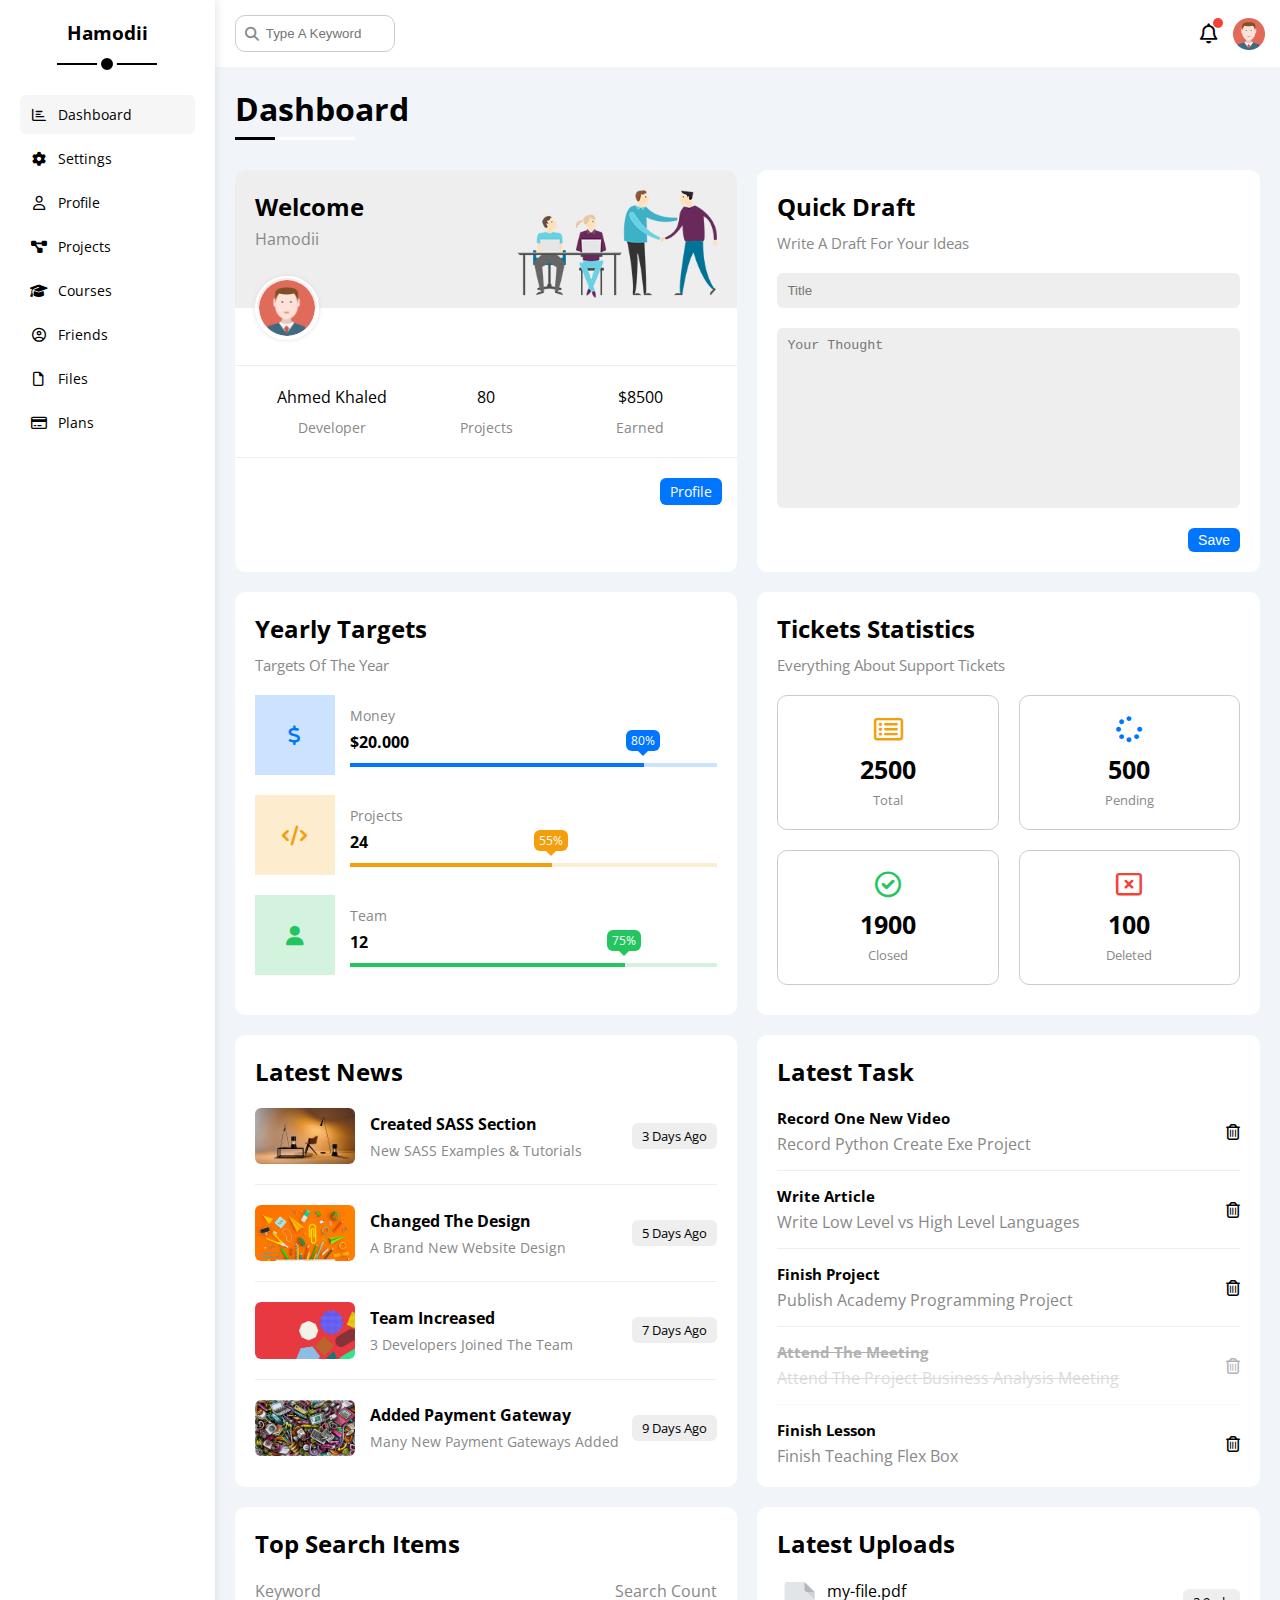
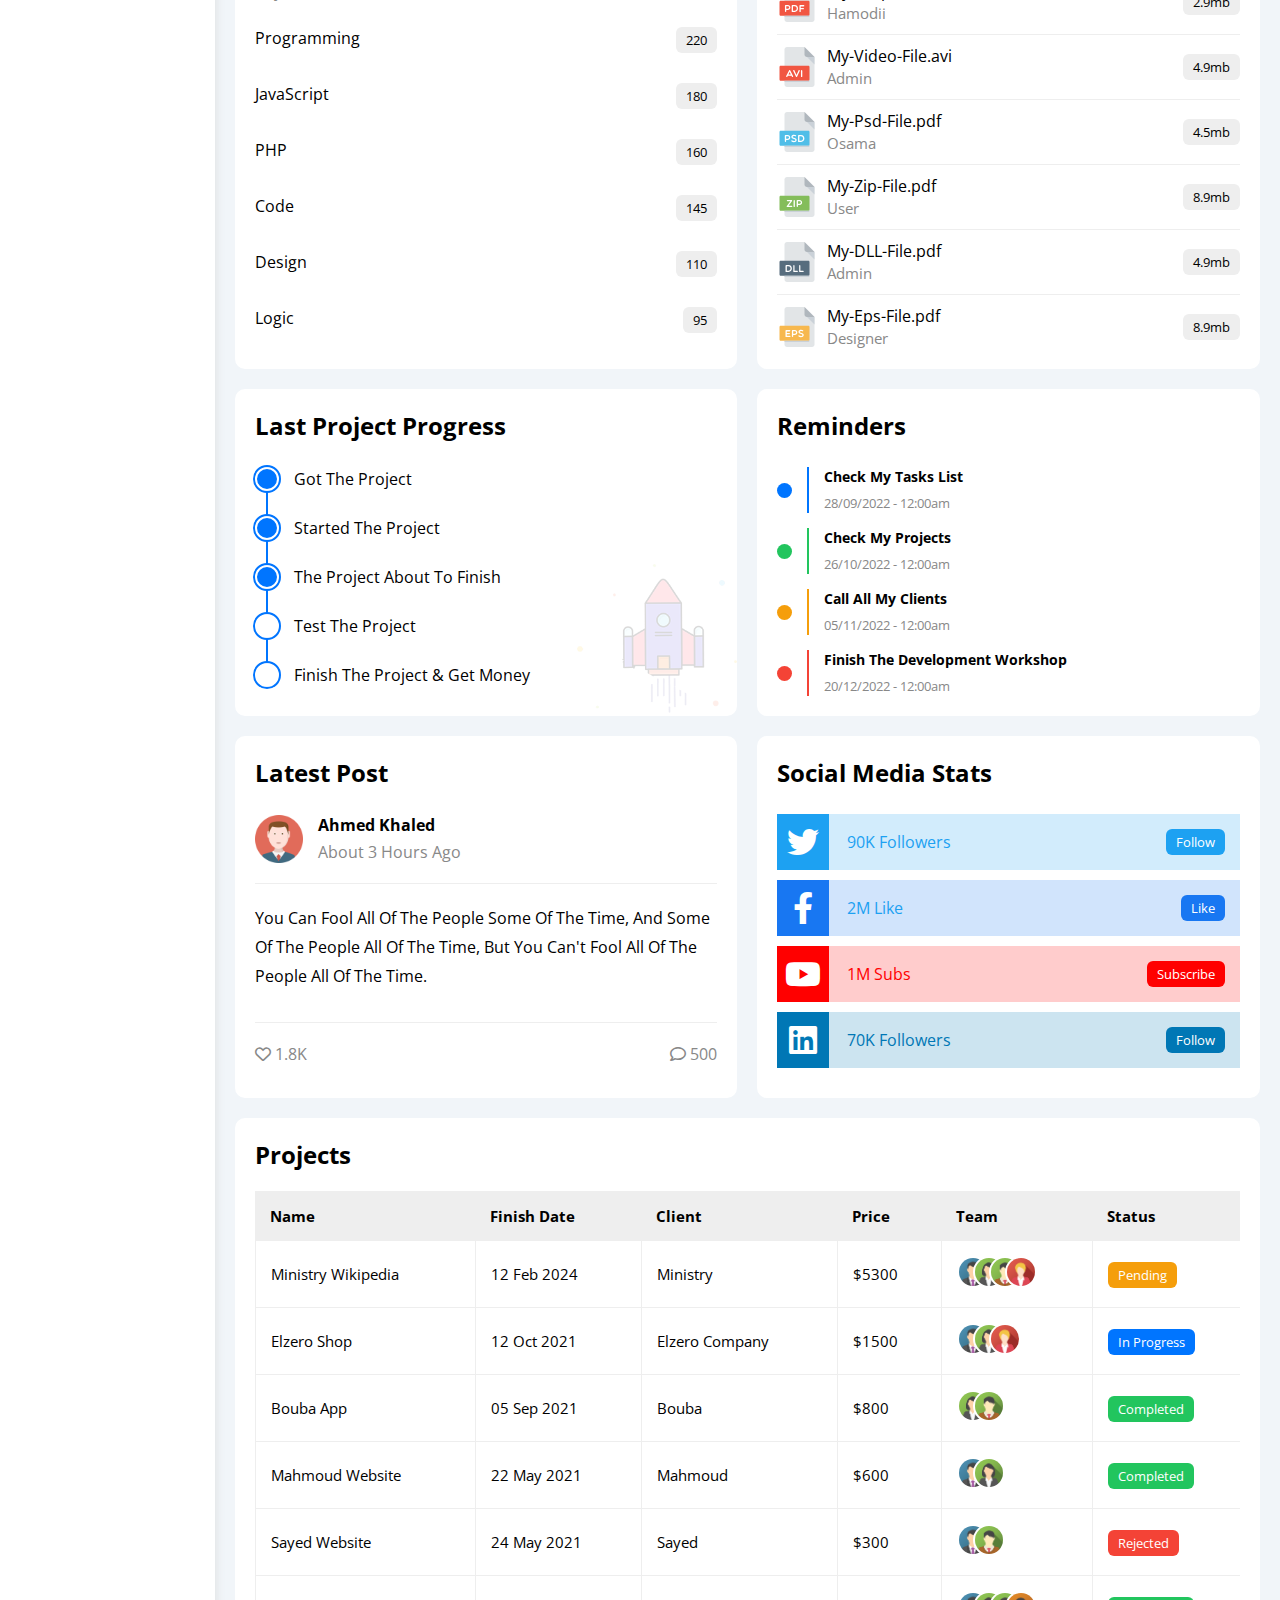
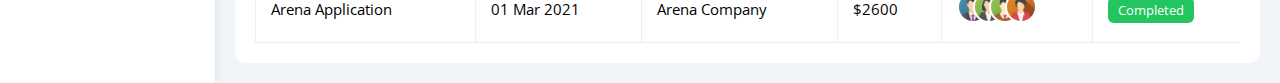
<file: index.html>
<!DOCTYPE html>
<html lang="en">

<head>
  <meta charset="UTF-8">
  <meta name="viewport" content="width=device-width, initial-scale=1.0">
  <title>Dashboard</title>
  <link rel="stylesheet" href="css/all.min.css">
  <link rel="stylesheet" href="css/framework.css">
  <link rel="stylesheet" href="css/master.css">
  <link rel="preconnect" href="https://fonts.googleapis.com" />
  <link rel="preconnect" href="https://fonts.gstatic.com" crossorigin />
  <link href="https://fonts.googleapis.com/css2?family=Open+Sans:wght@300;500&display=swap" rel="stylesheet" />

</head>

<body>
  <div class="page d-flex">
    <div class="sidebar bg-white p-20 p-relative">
      <h3 class="p-relative txt-c mt-0">Hamodii</h3>
      <ul>
        <li>
          <a class="active d-flex align-center fs-14 c-black rad-6 p-10" href="index.html">
            <i class="fa-regular fa-chart-bar fa-fw"></i>
            <span>Dashboard</span>
          </a>
        </li>
        <li>
          <a class="d-flex align-center fs-14 c-black rad-6 p-10" href="settings.html">
            <i class="fa-solid fa-gear fa-fw"></i>
            <span>Settings</span>
          </a>
        </li>
        <li>
          <a class="d-flex align-center fs-14 c-black rad-6 p-10" href="profile.html">
            <i class="fa-regular fa-user fa-fw"></i>
            <span>Profile</span>
          </a>
        </li>
        <li>
          <a class="d-flex align-center fs-14 c-black rad-6 p-10" href="projects.html">
            <i class="fa-solid fa-diagram-project fa-fw"></i>
            <span>Projects</span>
          </a>
        </li>
        <li>
          <a class="d-flex align-center fs-14 c-black rad-6 p-10" href="courses.html">
            <i class="fa-solid fa-graduation-cap fa-fw"></i>
            <span>Courses</span>
          </a>
        </li>
        <li>
          <a class="d-flex align-center fs-14 c-black rad-6 p-10" href="friends.html">
            <i class="fa-regular fa-circle-user fa-fw"></i>
            <span>Friends</span>
          </a>
        </li>
        <li>
          <a class="d-flex align-center fs-14 c-black rad-6 p-10" href="files.html">
            <i class="fa-regular fa-file fa-fw"></i>
            <span>Files</span>
          </a>
        </li>
        <li>
          <a class="d-flex align-center fs-14 c-black rad-6 p-10" href="plans.html">
            <i class="fa-regular fa-credit-card fa-fw"></i>
            <span>Plans</span>
          </a>
        </li>
      </ul>
    </div>
    <div class="content w-full">
      <!-- Start Head -->
      <div class="head bg-white p-15 between-flex">
        <div class="search p-relative">
          <input class="p-10" type="search" placeholder="Type A Keyword">
        </div>
        <div class="icons d-flex align-center">
          <span class="notification p-relative">
            <i class="fa-regular fa-bell fa-lg"></i>
          </span>
          <img src="imgs/avatar.png" alt="">
        </div>
      </div>
      <!-- End Head -->
      <h1 class="p-relative">Dashboard</h1>
      <div class="wrapper d-grid gap-20">
        <!-- Start Welcome Widget -->
        <div class="welcome bg-white rad-10 txt-c-mobile block-mobile">
          <div class="intro p-20 d-flex space-between bg-eee">
            <div>
              <h2 class="m-0">Welcome</h2>
              <p class="c-grey mt-5">Hamodii</p>
            </div>
            <img class="hide-mobile" src="imgs/welcome.png" alt="">
          </div>
          <img src="imgs/avatar.png" alt="" class="avatar">
          <div class="body txt-c d-flex p-20 mt-20 mb-20 block-mobile">
            <div>Ahmed Khaled<span class="d-block c-grey fs-14 mt-10">Developer</span></div>
            <div>80<span class="d-block c-grey fs-14 mt-10">Projects</span></div>
            <div>$8500<span class="d-block c-grey fs-14 mt-10">Earned</span></div>
          </div>
          <a href="profile.html" class="visit d-block fs-14 bg-blue c-white w-fit btn-shape">Profile</a>
        </div>
        <!-- End Welcome Widget -->
        <!-- Start Quick Draft Widget -->
        <div class="quick-draft p-20 bg-white rad-10">
          <h2 class="mt-0 mb-10">
            Quick Draft
          </h2>
          <p class="mt-0 mb-20 c-grey fs-15">Write A Draft For Your Ideas</p>
          <form action="">
            <input class="d-block mb-20 w-full p-10 b-none bg-eee rad-6" type="text" placeholder="Title">
            <textarea class="d-block mb-20 w-full p-10 b-none bg-eee rad-6" placeholder="Your Thought"></textarea>
            <input class="save d-block fs-14 bg-blue c-white b-none w-fit btn-shape" type="submit" value="Save">
          </form>
        </div>
        <!-- End Quick Draft Widget -->
        <!-- Start Target -->
        <div class="targets p-20 bg-white rad-10">
          <h2 class="mt-0 mb-10">Yearly Targets</h2>
          <p class="mt-0 mb-20 c-grey fs-15">Targets Of The Year</p>
          <div class="target-row mb-20 blue center-flex">
            <div class="icon center-flex">
              <i class="fa-solid fa-dollar-sign fa-lg c-blue"></i>
            </div>
            <div class="details">
              <span class="fs-14 c-grey">Money</span>
              <span class="d-block mt-5 mb-10 fw-bold">$20.000</span>
              <div class="progress p-relative">
                <span class="bg-blue blue" style="width: 80%">
                  <span class="bg-blue">80%</span>
                </span>
              </div>
            </div>
          </div>
          <div class="target-row mb-20 center-flex orange">
            <div class="icon center-flex">
              <i class="fa-solid fa-code fa-lg c-orange"></i>
            </div>
            <div class="details">
              <span class="fs-14 c-grey">Projects</span>
              <span class="d-block mt-5 mb-10 fw-bold">24</span>
              <div class="progress p-relative">
                <span class="bg-orange orange" style="width: 55%">
                  <span class="bg-orange">55%</span>
                </span>
              </div>
            </div>
          </div>
          <div class="target-row mb-20 center-flex green">
            <div class="icon center-flex">
              <i class="fa-solid fa-user fa-lg c-green"></i>
            </div>
            <div class="details">
              <span class="fs-14 c-grey">Team</span>
              <span class="d-block mt-5 mb-10 fw-bold">12</span>
              <div class="progress p-relative">
                <span class="bg-green green" style="width: 75%">
                  <span class="bg-green">75%</span>
                </span>
              </div>
            </div>
          </div>
        </div>
        <!-- End Target -->
        <!-- Start Ticket Widget -->
        <div class="tickets p-20 bg-white rad-10">
          <h2 class="mt-0 mb-10">Tickets Statistics</h2>
          <p class="mt-0 mb-20 c-grey fs-15">Everything About Support Tickets</p>
          <div class="d-flex txt-c gap-20 f-wrap">
            <div class="box p-20 rad-10 fs-13 c-grey">
              <i class="fa-regular fa-rectangle-list fa-2x mb-10 c-orange"></i>
              <span class="d-block c-black fw-bold fs-25 mb-5">2500</span>
              Total
            </div>
            <div class="box p-20 rad-10 fs-13 c-grey">
              <i class="fa-solid fa-spinner fa-2x mb-10 c-blue"></i>
              <span class="d-block c-black fw-bold fs-25 mb-5">500</span>
              Pending
            </div>
            <div class="box p-20 rad-10 fs-13 c-grey">
              <i class="fa-regular fa-circle-check fa-2x mb-10 c-green"></i>
              <span class="d-block c-black fw-bold fs-25 mb-5">1900</span>
              Closed
            </div>
            <div class="box p-20 rad-10 fs-13 c-grey">
              <i class="fa-regular fa-rectangle-xmark fa-2x mb-10 c-red"></i>
              <span class="d-block c-black fw-bold fs-25 mb-5">100</span>
              Deleted
            </div>
          </div>
        </div>
        <!-- End Ticket Widget -->
        <!-- Start Latest News -->
        <div class="latest-news p-20 bg-white rad-10 txt-c-mobile">
          <h2 class="mt-0 mb-20">Latest News</h2>
          <div class="news-row d-flex align-center">
            <img src="imgs/news-01.png" alt="">
            <div class="info">
              <h3>Created SASS Section</h3>
              <p class="m-0 fs-14 c-grey">New SASS Examples & Tutorials</p>
            </div>
            <div class="btn-shape bg-eee fs-13 label">3 Days Ago</div>
          </div>
          <div class="news-row d-flex align-center">
            <img src="imgs/news-02.png" alt="" />
            <div class="info">
              <h3>Changed The Design</h3>
              <p class="m-0 fs-14 c-grey">A Brand New Website Design</p>
            </div>
            <div class="btn-shape bg-eee fs-13 label">5 Days Ago</div>
          </div>
          <div class="news-row d-flex align-center">
            <img src="imgs/news-03.png" alt="" />
            <div class="info">
              <h3>Team Increased</h3>
              <p class="m-0 fs-14 c-grey">3 Developers Joined The Team</p>
            </div>
            <div class="btn-shape bg-eee fs-13 label">7 Days Ago</div>
          </div>
          <div class="news-row d-flex align-center">
            <img src="imgs/news-04.png" alt="" />
            <div class="info">
              <h3>Added Payment Gateway</h3>
              <p class="m-0 fs-14 c-grey">Many New Payment Gateways Added</p>
            </div>
            <div class="btn-shape bg-eee fs-13 label">9 Days Ago</div>
          </div>
        </div>
        <!-- End Latest News -->
        <!-- Start Tasks -->
        <div class="tasks p-20 bg-white rad-10">
          <h2 class="mt-0 mb-20">Latest Task</h2>
          <div class="task-row between-flex">
            <div class="info">
              <h3 class="mt-0 mb-5 fs-15">Record One New Video</h3>
              <p class="m-0 c-grey">Record Python Create Exe Project</pc>
            </div>
            <i class="fa-regular fa-trash-can delete"></i>
          </div>
          <div class="task-row between-flex">
            <div class="info">
              <h3 class="mt-0 mb-5 fs-15">Write Article</h3>
              <p class="m-0 c-grey">Write Low Level vs High Level Languages</p>
            </div>
            <i class="fa-regular fa-trash-can delete"></i>
          </div>
          <div class="task-row between-flex">
            <div class="info">
              <h3 class="mt-0 mb-5 fs-15">Finish Project</h3>
              <p class="m-0 c-grey">Publish Academy Programming Project</p>
            </div>
            <i class="fa-regular fa-trash-can delete"></i>
          </div>
          <div class="task-row between-flex done">
            <div class="info">
              <h3 class="mt-0 mb-5 fs-15">Attend The Meeting</h3>
              <p class="m-0 c-grey">Attend The Project Business Analysis Meeting</p>
            </div>
            <i class="fa-regular fa-trash-can delete"></i>
          </div>
          <div class="task-row between-flex">
            <div class="info">
              <h3 class="mt-0 mb-5 fs-15">Finish Lesson</h3>
              <p class="m-0 c-grey">Finish Teaching Flex Box</p>
            </div>
            <i class="fa-regular fa-trash-can delete"></i>
          </div>
        </div>
        <!-- End Tasks -->
        <!-- Start Top Search Word Widget -->
        <div class="search-items p-20 bg-white rad-10">
          <h2 class="mt-0 mb-20">Top Search Items</h2>
          <div class="items-head d-flex space-between c-grey mb-10">
            <div>Keyword</div>
            <div>Search Count</div>
          </div>
          <div class="items d-flex space-between pt-15 pb-15">
            <span>Programming</span>
            <span class="bg-eee fs-13 btn-shape">220</span>
          </div>
          <div class="items d-flex space-between pt-15 pb-15">
            <span>JavaScript</span>
            <span class="bg-eee btn-shape fs-13">180</span>
          </div>
          <div class="items d-flex space-between pt-15 pb-15">
            <span>PHP</span>
            <span class="bg-eee btn-shape fs-13">160</span>
          </div>
          <div class="items d-flex space-between pt-15 pb-15">
            <span>Code</span>
            <span class="bg-eee btn-shape fs-13">145</span>
          </div>
          <div class="items d-flex space-between pt-15 pb-15">
            <span>Design</span>
            <span class="bg-eee btn-shape fs-13">110</span>
          </div>
          <div class="items d-flex space-between pt-15 pb-15">
            <span>Logic</span>
            <span class="bg-eee btn-shape fs-13">95</span>
          </div>
        </div>
        <!-- End Top Search Word Widget -->
        <!-- Start Latest Uploads -->
        <div class="latest-uploads p-20 bg-white rad-10">
          <h2 class="mt-0 mb-20">Latest Uploads</h2>
          <ul class="m-0">
            <li class="between-flex pb-10 mb-10">
              <div class="d-flex align-center">
                <img class="mr-10" src="imgs/pdf.svg" alt="">
                <div>
                  <span class="d-block">my-file.pdf</span>
                  <span class="fs-15 c-grey">Hamodii</span>
                </div>
              </div>
              <div class="bg-eee btn-shape fs-13">
                2.9mb
              </div>
            </li>
            <li class="between-flex pb-10 mb-10">
              <div class="d-flex align-center">
                <img class="mr-10" src="imgs/avi.svg" alt="" />
                <div>
                  <span class="d-block">My-Video-File.avi</span>
                  <span class="fs-15 c-grey">Admin</span>
                </div>
              </div>
              <div class="bg-eee btn-shape fs-13">4.9mb</div>
            </li>
            <li class="between-flex pb-10 mb-10">
              <div class="d-flex align-center">
                <img class="mr-10" src="imgs/psd.svg" alt="" />
                <div>
                  <span class="d-block">My-Psd-File.pdf</span>
                  <span class="fs-15 c-grey">Osama</span>
                </div>
              </div>
              <div class="bg-eee btn-shape fs-13">4.5mb</div>
            </li>
            <li class="between-flex pb-10 mb-10">
              <div class="d-flex align-center">
                <img class="mr-10" src="imgs/zip.svg" alt="" />
                <div>
                  <span class="d-block">My-Zip-File.pdf</span>
                  <span class="fs-15 c-grey">User</span>
                </div>
              </div>
              <div class="bg-eee btn-shape fs-13">8.9mb</div>
            </li>
            <li class="between-flex pb-10 mb-10">
              <div class="d-flex align-center">
                <img class="mr-10" src="imgs/dll.svg" alt="" />
                <div>
                  <span class="d-block">My-DLL-File.pdf</span>
                  <span class="fs-15 c-grey">Admin</span>
                </div>
              </div>
              <div class="bg-eee btn-shape fs-13">4.9mb</div>
            </li>
            <li class="between-flex">
              <div class="d-flex align-center">
                <img class="mr-10" src="imgs/eps.svg" alt="" />
                <div>
                  <span class="d-block">My-Eps-File.pdf</span>
                  <span class="fs-15 c-grey">Designer</span>
                </div>
              </div>
              <div class="bg-eee btn-shape fs-13">8.9mb</div>
            </li>
          </ul>
        </div>
        <!-- End Latest Uploads -->
        <!-- Start Last Project Progress Widget -->
        <div class="last-project p-20 bg-white rad-10 p-relative">
          <h2 class="mt-0 mb-20">Last Project Progress</h2>
          <ul class="m-0 p-relative">
            <li class="mt-25 d-flex align-center done">Got The Project</li>
            <li class="mt-25 d-flex align-center done">Started The Project</li>
            <li class="mt-25 d-flex align-center done">The Project About To Finish</li>
            <li class="mt-25 d-flex align-center current">Test The Project</li>
            <li class="mt-25 d-flex align-center">Finish The Project & Get Money</li>
          </ul>
          <img class="launch-icon hide-mobile" src="imgs/project.png" alt="">
        </div>
        <!-- End Last Project Progress Widget -->
        <!-- Start Reminders Widget -->
        <div class="reminders p-20 bg-white rad-10 p-relative">
          <h2 class="mt-0 mb-25">Reminders</h2>
          <ul class="m-0">
            <li class="d-flex align-center mt-15">
              <span class="key bg-blue mr-15 d-block rad-half"></span>
              <div class="pl-15 blue">
                <p class="fs-14 fw-bold mt-0 mb-5">Check My Tasks List</p>
                <span class="fs-13 c-grey">28/09/2022 - 12:00am</span>
              </div>
            </li>
            <li class="d-flex align-center mt-15">
              <span class="key bg-green mr-15 d-block rad-half"></span>
              <div class="pl-15 green">
                <p class="fs-14 fw-bold mt-0 mb-5">Check My Projects</p>
                <span class="fs-13 c-grey">26/10/2022 - 12:00am</span>
              </div>
            </li>
            <li class="d-flex align-center mt-15">
              <span class="key bg-orange mr-15 d-block rad-half"></span>
              <div class="pl-15 orange">
                <p class="fs-14 fw-bold mt-0 mb-5">Call All My Clients</p>
                <span class="fs-13 c-grey">05/11/2022 - 12:00am</span>
              </div>
            </li>
            <li class="d-flex align-center mt-15">
              <span class="key bg-red mr-15 d-block rad-half"></span>
              <div class="pl-15 red">
                <p class="fs-14 fw-bold mt-0 mb-5">Finish The Development Workshop</p>
                <span class="fs-13 c-grey">20/12/2022 - 12:00am</span>
              </div>
            </li>
          </ul>
        </div>
        <!-- End Reminders Widget -->
        <!-- Start Latest Post Widget -->
        <div class="latest-post p-20 bg-white rad-10 p-relative">
          <h2 class="mt-0 mb-25">Latest Post</h2>
          <div class="top d-flex align-center">
            <img class="avatar mr-15" src="imgs/avatar.png" alt="">
            <div class="info">
              <span class="d-block mb-5 fw-bold">Ahmed Khaled</span>
              <span class="c-grey">About 3 Hours Ago</span>
            </div>
          </div>
          <div class="post-content txt-c-mobile pt-20 pb-20 mt-20 mb-20">
            You can fool all of the people some of the time, and some of the people all of the time, but you can't
            fool all of the people all of the time.
          </div>
          <div class="post-stats between-flex c-grey">
            <div>
              <i class="fa-regular fa-heart heart"></i>
              <span>1.8K</span>
            </div>
            <div>
              <i class="fa-regular fa-comment"></i>
              <span>500</span>
            </div>
          </div>
        </div>
        <!-- End Latest Post Widget -->
        <!-- Start Social Media Stats Widget -->
        <div class="social-media p-20 bg-white rad-10 p-relative">
          <h2 class="mt-0 mb-25">Social Media Stats</h2>
          <div class="box twitter p-15 p-relative mb-10 between-flex">
            <i class="fa-brands fa-twitter fa-2x c-white h-full center-flex"></i>
            <span>90K Followers</span>
            <a class="fs-13 c-white btn-shape" href="#">Follow</a>
          </div>
          <div class="box facebook p-15 p-relative mb-10 between-flex">
            <i class="fa-brands fa-facebook-f fa-2x c-white h-full center-flex"></i>
            <span>2M Like</span>
            <a class="fs-13 c-white btn-shape" href="#">Like</a>
          </div>
          <div class="box youtube p-15 p-relative mb-10 between-flex">
            <i class="fa-brands fa-youtube fa-2x c-white h-full center-flex"></i>
            <span>1M Subs</span>
            <a class="fs-13 c-white btn-shape" href="#">Subscribe</a>
          </div>
          <div class="box linkedin p-15 p-relative mb-10 between-flex">
            <i class="fa-brands fa-linkedin fa-2x c-white h-full center-flex"></i>
            <span>70K Followers</span>
            <a class="fs-13 c-white btn-shape" href="#">Follow</a>
          </div>
        </div>
        <!-- End Social Media Stats Widget -->
      </div>
      <!-- Start Project Table -->
      <div class="projects p-20 bg-white rad-10 m-20">
        <h2 class="mt-0 mb-20">Projects</h2>
        <div class="responsive-table">
          <table class="fs-15 w-full">
            <thead>
              <tr>
                <td>Name</td>
                <td>Finish Date</td>
                <td>Client</td>
                <td>Price</td>
                <td>Team</td>
                <td>Status</td>
              </tr>
            </thead>
            <tbody>
              <tr>
                <td>Ministry Wikipedia</td>
                <td>12 Feb 2024</td>
                <td>Ministry</td>
                <td>$5300</td>
                <td>
                  <img src="imgs/team-01.png" alt="">
                  <img src="imgs/team-02.png" alt="">
                  <img src="imgs/team-03.png" alt="">
                  <img src="imgs/team-05.png" alt="">
                </td>
                <td>
                  <span class="label btn-shape bg-orange c-white">Pending</span>
                </td>
              </tr>
              <tr>
                <td>Elzero Shop</td>
                <td>12 Oct 2021</td>
                <td>Elzero Company</td>
                <td>$1500</td>
                <td>
                  <img src="imgs/team-01.png" alt="" />
                  <img src="imgs/team-02.png" alt="" />
                  <img src="imgs/team-05.png" alt="" />
                </td>
                <td><span class="label btn-shape bg-blue c-white">In Progress</span></td>
              </tr>
              <tr>
                <td>Bouba App</td>
                <td>05 Sep 2021</td>
                <td>Bouba</td>
                <td>$800</td>
                <td>
                  <img src="imgs/team-02.png" alt="" />
                  <img src="imgs/team-03.png" alt="" />
                </td>
                <td><span class="label btn-shape bg-green c-white">Completed</span></td>
              </tr>
              <tr>
                <td>Mahmoud Website</td>
                <td>22 May 2021</td>
                <td>Mahmoud</td>
                <td>$600</td>
                <td>
                  <img src="imgs/team-01.png" alt="" />
                  <img src="imgs/team-02.png" alt="" />
                </td>
                <td><span class="label btn-shape bg-green c-white">Completed</span></td>
              </tr>
              <tr>
                <td>Sayed Website</td>
                <td>24 May 2021</td>
                <td>Sayed</td>
                <td>$300</td>
                <td>
                  <img src="imgs/team-01.png" alt="" />
                  <img src="imgs/team-03.png" alt="" />
                </td>
                <td><span class="label btn-shape bg-red c-white">Rejected</span></td>
              </tr>
              <tr>
                <td>Arena Application</td>
                <td>01 Mar 2021</td>
                <td>Arena Company</td>
                <td>$2600</td>
                <td>
                  <img src="imgs/team-01.png" alt="" />
                  <img src="imgs/team-02.png" alt="" />
                  <img src="imgs/team-03.png" alt="" />
                  <img src="imgs/team-04.png" alt="" />
                </td>
                <td><span class="label btn-shape bg-green c-white">Completed</span></td>
              </tr>
            </tbody>
          </table>
        </div>
      </div>
      <!-- End Project Table -->
    </div>
  </div>
</body>

</html>
</file>
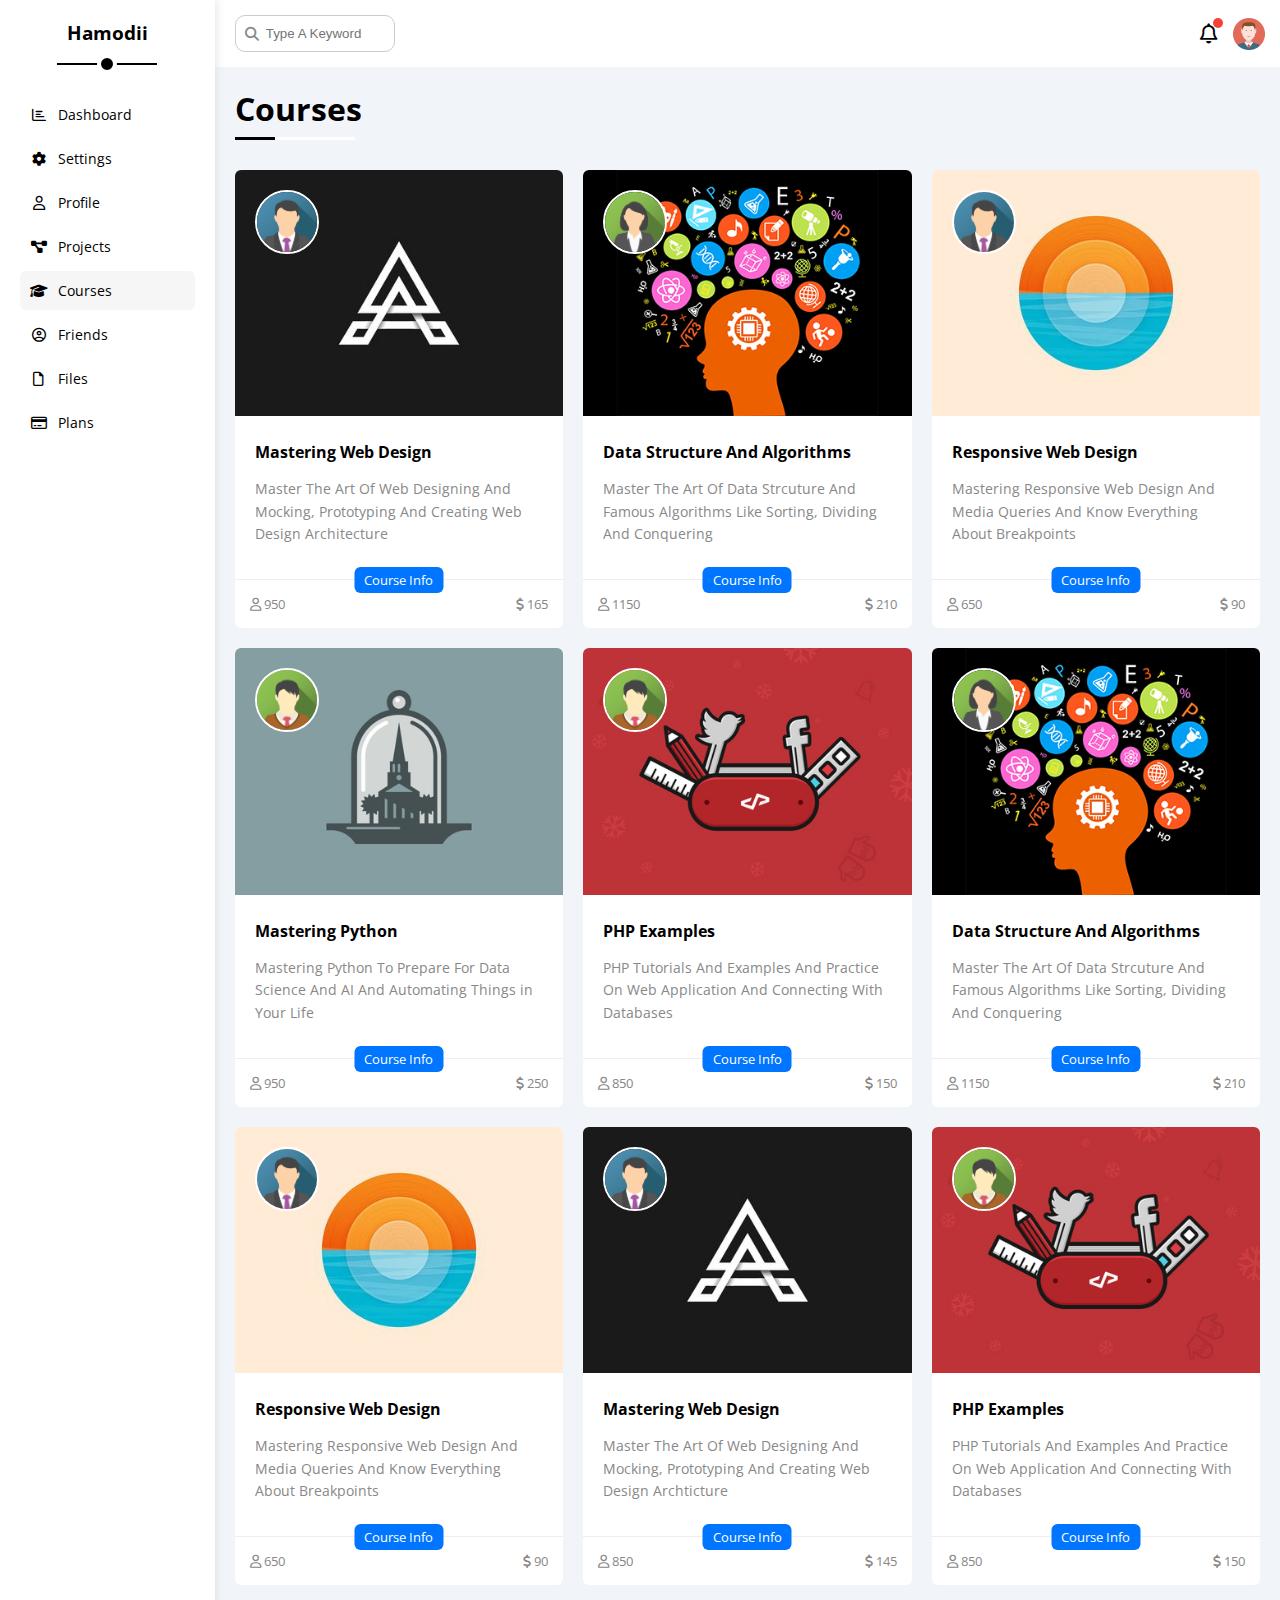
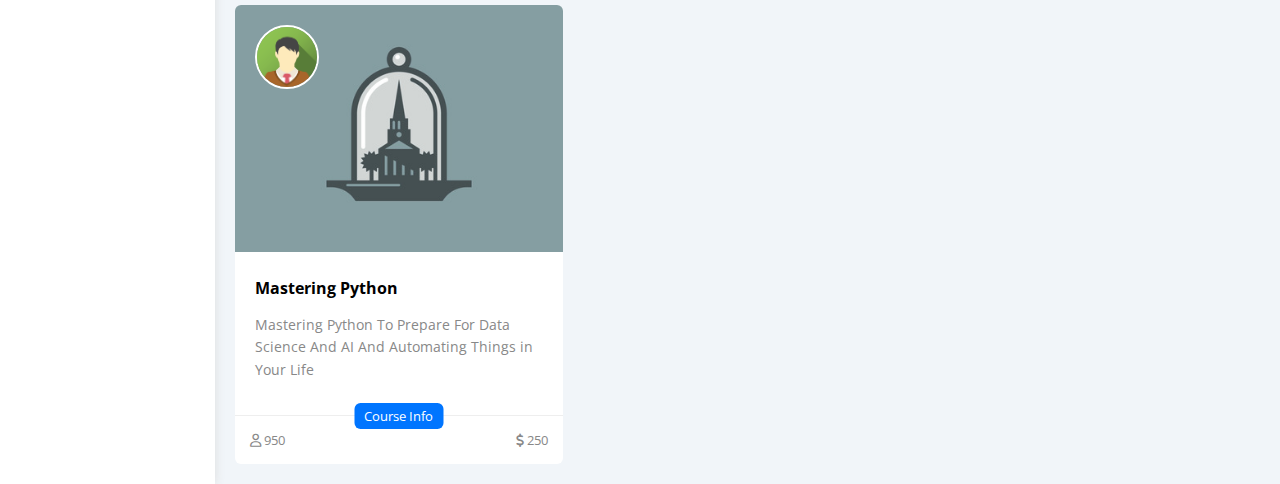
<file: courses.html>
<!DOCTYPE html>
<html lang="en">

<head>
  <meta charset="UTF-8" />
  <meta name="viewport" content="width=device-width, initial-scale=1.0" />
  <title>Courses</title>
  <link rel="stylesheet" href="css/all.min.css" />
  <link rel="stylesheet" href="css/framework.css" />
  <link rel="stylesheet" href="css/master.css" />
  <link rel="preconnect" href="https://fonts.googleapis.com" />
  <link rel="preconnect" href="https://fonts.gstatic.com" crossorigin />
  <link href="https://fonts.googleapis.com/css2?family=Open+Sans:wght@300;500&display=swap" rel="stylesheet" />
</head>

<body>
  <div class="page d-flex">
    <div class="sidebar bg-white p-20 p-relative">
      <h3 class="p-relative txt-c mt-0">Hamodii</h3>
      <ul>
        <li>
          <a class="d-flex align-center fs-14 c-black rad-6 p-10" href="index.html">
            <i class="fa-regular fa-chart-bar fa-fw"></i>
            <span>Dashboard</span>
          </a>
        </li>
        <li>
          <a class="d-flex align-center fs-14 c-black rad-6 p-10" href="settings.html">
            <i class="fa-solid fa-gear fa-fw"></i>
            <span>Settings</span>
          </a>
        </li>
        <li>
          <a class="d-flex align-center fs-14 c-black rad-6 p-10" href="profile.html">
            <i class="fa-regular fa-user fa-fw"></i>
            <span>Profile</span>
          </a>
        </li>
        <li>
          <a class="d-flex align-center fs-14 c-black rad-6 p-10" href="projects.html">
            <i class="fa-solid fa-diagram-project fa-fw"></i>
            <span>Projects</span>
          </a>
        </li>
        <li>
          <a class="active d-flex align-center fs-14 c-black rad-6 p-10" href="courses.html">
            <i class="fa-solid fa-graduation-cap fa-fw"></i>
            <span>Courses</span>
          </a>
        </li>
        <li>
          <a class="d-flex align-center fs-14 c-black rad-6 p-10" href="friends.html">
            <i class="fa-regular fa-circle-user fa-fw"></i>
            <span>Friends</span>
          </a>
        </li>
        <li>
          <a class="d-flex align-center fs-14 c-black rad-6 p-10" href="files.html">
            <i class="fa-regular fa-file fa-fw"></i>
            <span>Files</span>
          </a>
        </li>
        <li>
          <a class="d-flex align-center fs-14 c-black rad-6 p-10" href="plans.html">
            <i class="fa-regular fa-credit-card fa-fw"></i>
            <span>Plans</span>
          </a>
        </li>
      </ul>
    </div>
    <div class="content w-full">
      <!-- Start Head -->
      <div class="head bg-white p-15 between-flex">
        <div class="search p-relative">
          <input class="p-10" type="search" placeholder="Type A Keyword" />
        </div>
        <div class="icons d-flex align-center">
          <span class="notification p-relative">
            <i class="fa-regular fa-bell fa-lg"></i>
          </span>
          <img src="imgs/avatar.png" alt="" />
        </div>
      </div>
      <!-- End Head -->
      <h1 class="p-relative">Courses</h1>
      <div class="courses-page d-grid m-20 gap-20">
        <div class="course bg-white rad-6 p-relative">
          <img class="cover" src="imgs/course-01.jpg" alt="" />
          <img class="instructor" src="imgs/team-01.png" alt="" />
          <div class="p-20">
            <h4 class="m-0">Mastering Web Design</h4>
            <p class="description c-grey mt-15 fs-14">
              Master The Art Of Web Designing And Mocking, Prototyping And
              Creating Web Design Architecture
            </p>
          </div>
          <div class="info p-15 p-relative between-flex">
            <span class="title bg-blue c-white btn-shape">Course Info</span>
            <span class="c-grey">
              <i class="fa-regular fa-user"></i>
              950
            </span>
            <span class="c-grey">
              <i class="fa-solid fa-dollar-sign"></i>
              165
            </span>
          </div>
        </div>
        <div class="course bg-white rad-6 p-relative">
          <img class="cover" src="imgs/course-02.jpg" alt="" />
          <img class="instructor" src="imgs/team-02.png" alt="" />
          <div class="p-20">
            <h4 class="m-0">Data Structure And Algorithms</h4>
            <p class="description c-grey mt-15 fs-14">
              Master The Art Of Data Strcuture And Famous Algorithms Like Sorting, Dividing And Conquering
            </p>
          </div>
          <div class="info p-15 p-relative between-flex">
            <span class="title bg-blue c-white btn-shape">Course Info</span>
            <span class="c-grey"> <i class="fa-regular fa-user"></i> 1150</span>
            <span class="c-grey"><i class="fa-solid fa-dollar-sign"></i> 210</span>
          </div>
        </div>
        <div class="course bg-white rad-6 p-relative">
          <img class="cover" src="imgs/course-03.jpg" alt="" />
          <img class="instructor" src="imgs/team-01.png" alt="" />
          <div class="p-20">
            <h4 class="m-0">Responsive Web Design</h4>
            <p class="description c-grey mt-15 fs-14">
              Mastering Responsive Web Design And Media Queries And Know Everything About Breakpoints
            </p>
          </div>
          <div class="info p-15 p-relative between-flex">
            <span class="title bg-blue c-white btn-shape">Course Info</span>
            <span class="c-grey"> <i class="fa-regular fa-user"></i> 650</span>
            <span class="c-grey"><i class="fa-solid fa-dollar-sign"></i> 90</span>
          </div>
        </div>
        <div class="course bg-white rad-6 p-relative">
          <img class="cover" src="imgs/course-04.jpg" alt="" />
          <img class="instructor" src="imgs/team-03.png" alt="" />
          <div class="p-20">
            <h4 class="m-0">Mastering Python</h4>
            <p class="description c-grey mt-15 fs-14">
              Mastering Python To Prepare For Data Science And AI And Automating Things in Your Life
            </p>
          </div>
          <div class="info p-15 p-relative between-flex">
            <span class="title bg-blue c-white btn-shape">Course Info</span>
            <span class="c-grey"> <i class="fa-regular fa-user"></i> 950</span>
            <span class="c-grey"><i class="fa-solid fa-dollar-sign"></i> 250</span>
          </div>
        </div>
        <div class="course bg-white rad-6 p-relative">
          <img class="cover" src="imgs/course-05.jpg" alt="" />
          <img class="instructor" src="imgs/team-03.png" alt="" />
          <div class="p-20">
            <h4 class="m-0">PHP Examples</h4>
            <p class="description c-grey mt-15 fs-14">
              PHP Tutorials And Examples And Practice On Web Application And Connecting With Databases
            </p>
          </div>
          <div class="info p-15 p-relative between-flex">
            <span class="title bg-blue c-white btn-shape">Course Info</span>
            <span class="c-grey"> <i class="fa-regular fa-user"></i> 850</span>
            <span class="c-grey"><i class="fa-solid fa-dollar-sign"></i> 150</span>
          </div>
        </div>
        <div class="course bg-white rad-6 p-relative">
          <img class="cover" src="imgs/course-02.jpg" alt="" />
          <img class="instructor" src="imgs/team-02.png" alt="" />
          <div class="p-20">
            <h4 class="m-0">Data Structure And Algorithms</h4>
            <p class="description c-grey mt-15 fs-14">
              Master The Art Of Data Strcuture And Famous Algorithms Like Sorting, Dividing And Conquering
            </p>
          </div>
          <div class="info p-15 p-relative between-flex">
            <span class="title bg-blue c-white btn-shape">Course Info</span>
            <span class="c-grey"> <i class="fa-regular fa-user"></i> 1150</span>
            <span class="c-grey"><i class="fa-solid fa-dollar-sign"></i> 210</span>
          </div>
        </div>
        <div class="course bg-white rad-6 p-relative">
          <img class="cover" src="imgs/course-03.jpg" alt="" />
          <img class="instructor" src="imgs/team-01.png" alt="" />
          <div class="p-20">
            <h4 class="m-0">Responsive Web Design</h4>
            <p class="description c-grey mt-15 fs-14">
              Mastering Responsive Web Design And Media Queries And Know Everything About Breakpoints
            </p>
          </div>
          <div class="info p-15 p-relative between-flex">
            <span class="title bg-blue c-white btn-shape">Course Info</span>
            <span class="c-grey"> <i class="fa-regular fa-user"></i> 650</span>
            <span class="c-grey"><i class="fa-solid fa-dollar-sign"></i> 90</span>
          </div>
        </div>
        <div class="course bg-white rad-6 p-relative">
          <img class="cover" src="imgs/course-01.jpg" alt="" />
          <img class="instructor" src="imgs/team-01.png" alt="" />
          <div class="p-20">
            <h4 class="m-0">Mastering Web Design</h4>
            <p class="description c-grey mt-15 fs-14">
              Master The Art Of Web Designing And Mocking, Prototyping And Creating Web Design Archticture
            </p>
          </div>
          <div class="info p-15 p-relative between-flex">
            <span class="title bg-blue c-white btn-shape">Course Info</span>
            <span class="c-grey"> <i class="fa-regular fa-user"></i> 850</span>
            <span class="c-grey"><i class="fa-solid fa-dollar-sign"></i> 145</span>
          </div>
        </div>
        <div class="course bg-white rad-6 p-relative">
          <img class="cover" src="imgs/course-05.jpg" alt="" />
          <img class="instructor" src="imgs/team-03.png" alt="" />
          <div class="p-20">
            <h4 class="m-0">PHP Examples</h4>
            <p class="description c-grey mt-15 fs-14">
              PHP Tutorials And Examples And Practice On Web Application And Connecting With Databases
            </p>
          </div>
          <div class="info p-15 p-relative between-flex">
            <span class="title bg-blue c-white btn-shape">Course Info</span>
            <span class="c-grey"> <i class="fa-regular fa-user"></i> 850</span>
            <span class="c-grey"><i class="fa-solid fa-dollar-sign"></i> 150</span>
          </div>
        </div>
        <div class="course bg-white rad-6 p-relative">
          <img class="cover" src="imgs/course-04.jpg" alt="" />
          <img class="instructor" src="imgs/team-03.png" alt="" />
          <div class="p-20">
            <h4 class="m-0">Mastering Python</h4>
            <p class="description c-grey mt-15 fs-14">
              Mastering Python To Prepare For Data Science And AI And Automating Things in Your Life
            </p>
          </div>
          <div class="info p-15 p-relative between-flex">
            <span class="title bg-blue c-white btn-shape">Course Info</span>
            <span class="c-grey"> <i class="fa-regular fa-user"></i> 950</span>
            <span class="c-grey"><i class="fa-solid fa-dollar-sign"></i> 250</span>
          </div>
        </div>
      </div>
    </div>
  </div>
  </div>
</body>

</html>
</file>
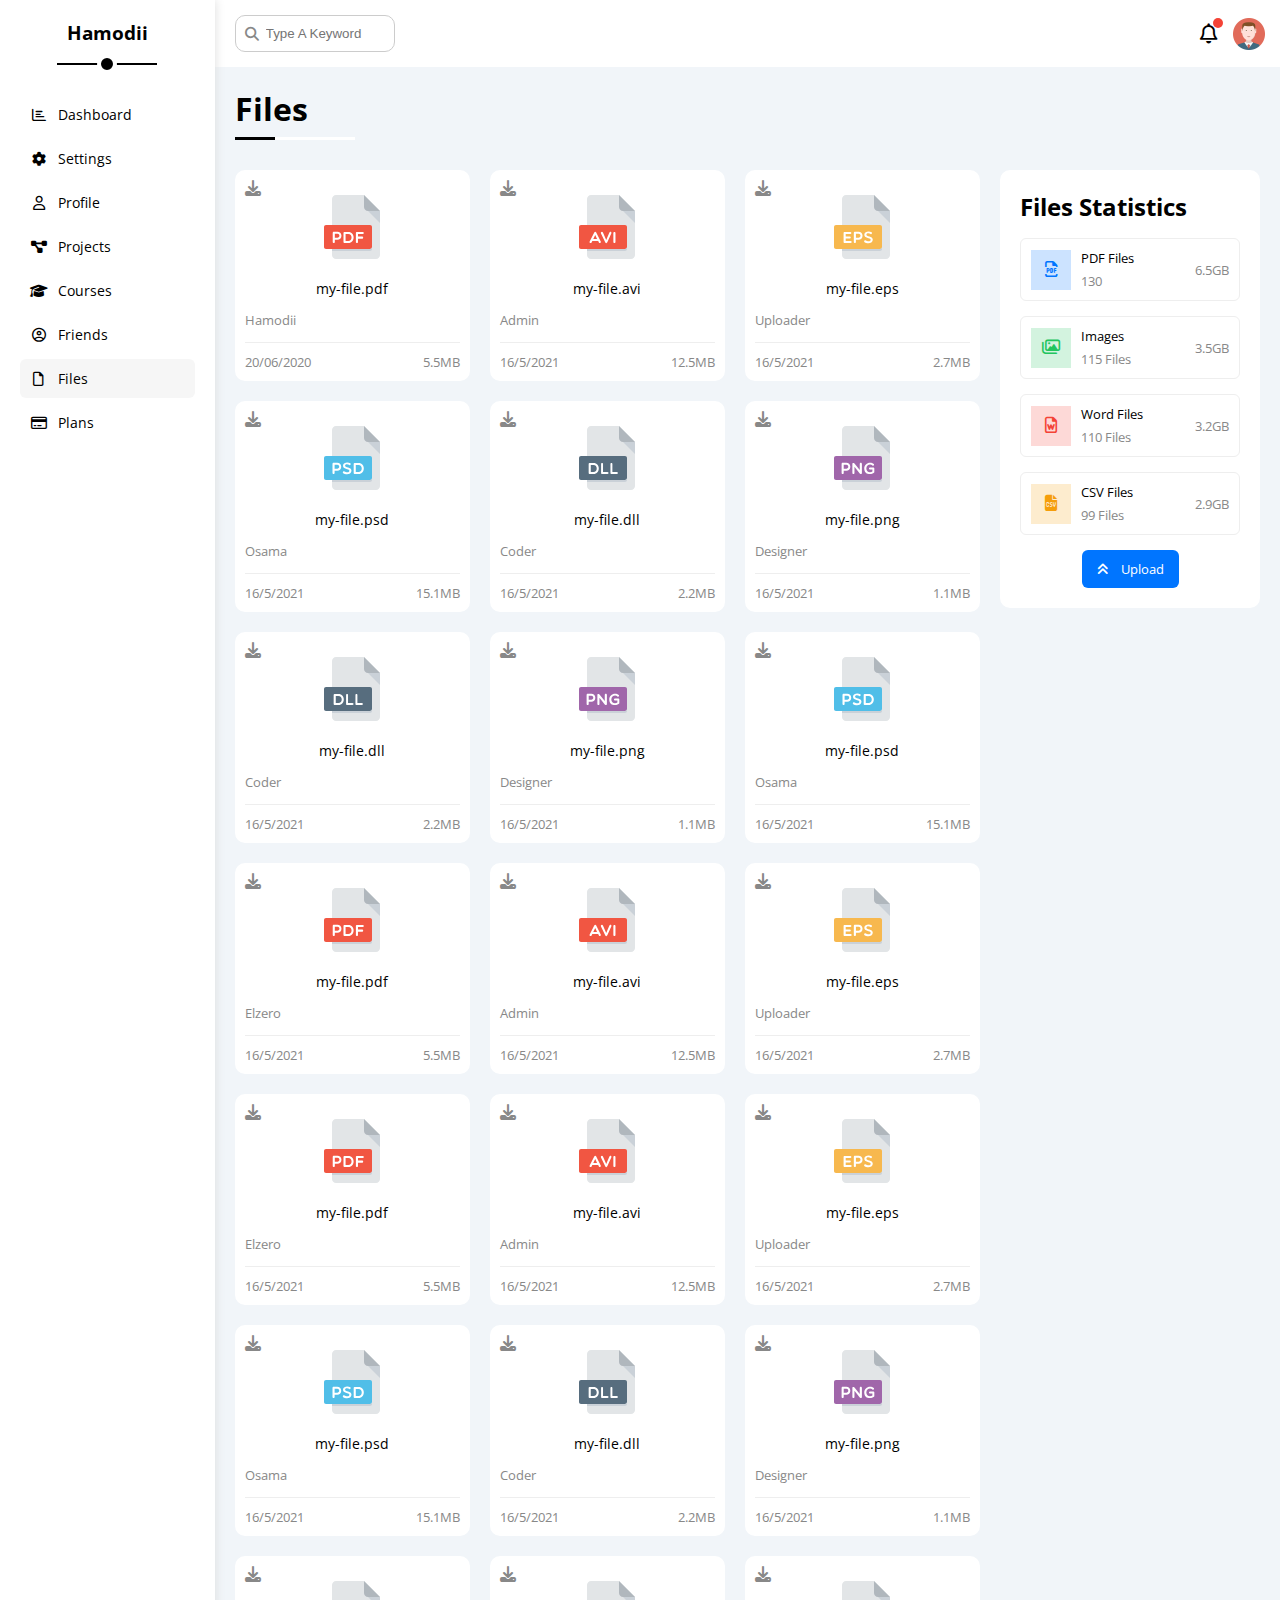
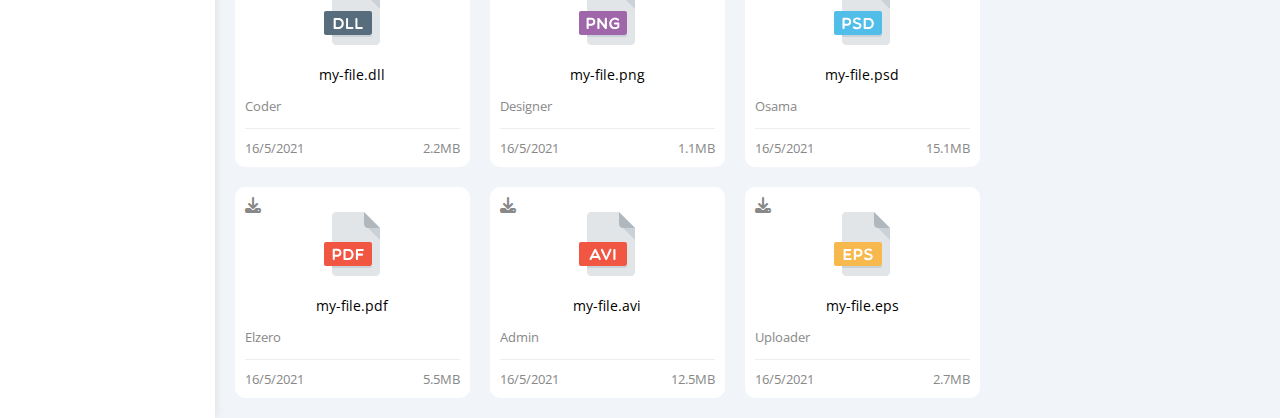
<file: files.html>
<!DOCTYPE html>
<html lang="en">

<head>
  <meta charset="UTF-8" />
  <meta name="viewport" content="width=device-width, initial-scale=1.0" />
  <title>Files</title>
  <link rel="stylesheet" href="css/all.min.css" />
  <link rel="stylesheet" href="css/framework.css" />
  <link rel="stylesheet" href="css/master.css" />
  <link rel="preconnect" href="https://fonts.googleapis.com" />
  <link rel="preconnect" href="https://fonts.gstatic.com" crossorigin />
  <link href="https://fonts.googleapis.com/css2?family=Open+Sans:wght@300;500&display=swap" rel="stylesheet" />
</head>

<body>
  <div class="page d-flex">
    <div class="sidebar bg-white p-20 p-relative">
      <h3 class="p-relative txt-c mt-0">Hamodii</h3>
      <ul>
        <li>
          <a class="d-flex align-center fs-14 c-black rad-6 p-10" href="index.html">
            <i class="fa-regular fa-chart-bar fa-fw"></i>
            <span>Dashboard</span>
          </a>
        </li>
        <li>
          <a class="d-flex align-center fs-14 c-black rad-6 p-10" href="settings.html">
            <i class="fa-solid fa-gear fa-fw"></i>
            <span>Settings</span>
          </a>
        </li>
        <li>
          <a class="d-flex align-center fs-14 c-black rad-6 p-10" href="profile.html">
            <i class="fa-regular fa-user fa-fw"></i>
            <span>Profile</span>
          </a>
        </li>
        <li>
          <a class="d-flex align-center fs-14 c-black rad-6 p-10" href="projects.html">
            <i class="fa-solid fa-diagram-project fa-fw"></i>
            <span>Projects</span>
          </a>
        </li>
        <li>
          <a class="d-flex align-center fs-14 c-black rad-6 p-10" href="courses.html">
            <i class="fa-solid fa-graduation-cap fa-fw"></i>
            <span>Courses</span>
          </a>
        </li>
        <li>
          <a class="d-flex align-center fs-14 c-black rad-6 p-10" href="friends.html">
            <i class="fa-regular fa-circle-user fa-fw"></i>
            <span>Friends</span>
          </a>
        </li>
        <li>
          <a class="active d-flex align-center fs-14 c-black rad-6 p-10" href="files.html">
            <i class="fa-regular fa-file fa-fw"></i>
            <span>Files</span>
          </a>
        </li>
        <li>
          <a class="d-flex align-center fs-14 c-black rad-6 p-10" href="plans.html">
            <i class="fa-regular fa-credit-card fa-fw"></i>
            <span>Plans</span>
          </a>
        </li>
      </ul>
    </div>
    <div class="content w-full">
      <!-- Start Head -->
      <div class="head bg-white p-15 between-flex">
        <div class="search p-relative">
          <input class="p-10" type="search" placeholder="Type A Keyword" />
        </div>
        <div class="icons d-flex align-center">
          <span class="notification p-relative">
            <i class="fa-regular fa-bell fa-lg"></i>
          </span>
          <img src="imgs/avatar.png" alt="" />
        </div>
      </div>
      <!-- End Head -->
      <h1 class="p-relative">Files</h1>
      <div class="files-page d-flex m-20 gap-20">
        <div class="files-stats p-20 bg-white rad-10">
          <h2 class="mt-0 mb-15 txt-c-mobile">Files Statistics</h2>
          <div class="d-flex align-center border-eee p-10 rad-6 mb-15 fs-13">
            <i class="fa-regular fa-file-pdf fa-lg blue center-flex c-blue icon"></i>
            <div class="info">
              <span>PDF Files</span>
              <span class="c-grey d-block mt-5">130</span>
            </div>
            <div class="size c-grey">6.5GB</div>
          </div>
          <div class="d-flex align-center border-eee p-10 rad-6 mb-15 fs-13">
            <i class="fa-regular fa-images fa-lg green center-flex c-green icon"></i>
            <div class="info">
              <span>Images</span>
              <span class="c-grey d-block mt-5">115 Files</span>
            </div>
            <div class="size c-grey">3.5GB</div>
          </div>
          <div class="d-flex align-center border-eee p-10 rad-6 mb-15 fs-13">
            <i class="fa-regular fa-file-word fa-lg red center-flex c-red icon"></i>
            <div class="info">
              <span>Word Files</span>
              <span class="c-grey d-block mt-5">110 Files</span>
            </div>
            <div class="size c-grey">3.2GB</div>
          </div>
          <div class="d-flex align-center border-eee p-10 rad-6 fs-13">
            <i class="fa-solid fa-file-csv fa-lg orange center-flex c-orange icon"></i>
            <div class="info">
              <span>CSV Files</span>
              <span class="c-grey d-block mt-5">99 Files</span>
            </div>
            <div class="size c-grey">2.9GB</div>
          </div>
          <a class="upload bg-blue c-white fs-13 rad-6 d-block w-fit" href="#">
            <i class="fa-solid fa-angles-up mr-10"></i>
            Upload
          </a>
        </div>
        <div class="files-content d-grid gap-20">
          <div class="file bg-white p-10 rad-10">
            <i class="fa-solid fa-download c-grey p-absolute"></i>
            <div class="icon txt-c">
              <img class="mt-15 mb-15" src="imgs/pdf.svg" alt="">
            </div>
            <div class="txt-c mb-10 fs-14">
              my-file.pdf
            </div>
            <p class="c-grey fs-13">Hamodii</p>
            <div class="info between-flex mt-10 pt-10 fs-13 c-grey">
              <span>20/06/2020</span>
              <span>5.5MB</span>
            </div>
          </div>
          <div class="file bg-white p-10 rad-10">
            <i class="fa-solid fa-download c-grey p-absolute"></i>
            <div class="icon txt-c">
              <img class="mt-15 mb-15" src="imgs/avi.svg" alt="" />
            </div>
            <div class="txt-c mb-10 fs-14">my-file.avi</div>
            <p class="c-grey fs-13">Admin</p>
            <div class="info between-flex mt-10 pt-10 fs-13 c-grey">
              <span>16/5/2021</span>
              <span>12.5MB</span>
            </div>
          </div>
          <div class="file bg-white p-10 rad-10">
            <i class="fa-solid fa-download c-grey p-absolute"></i>
            <div class="icon txt-c">
              <img class="mt-15 mb-15" src="imgs/eps.svg" alt="" />
            </div>
            <div class="txt-c mb-10 fs-14">my-file.eps</div>
            <p class="c-grey fs-13">Uploader</p>
            <div class="info between-flex mt-10 pt-10 fs-13 c-grey">
              <span>16/5/2021</span>
              <span>2.7MB</span>
            </div>
          </div>
          <div class="file bg-white p-10 rad-10">
            <i class="fa-solid fa-download c-grey p-absolute"></i>
            <div class="icon txt-c">
              <img class="mt-15 mb-15" src="imgs/psd.svg" alt="" />
            </div>
            <div class="txt-c mb-10 fs-14">my-file.psd</div>
            <p class="c-grey fs-13">Osama</p>
            <div class="info between-flex mt-10 pt-10 fs-13 c-grey">
              <span>16/5/2021</span>
              <span>15.1MB</span>
            </div>
          </div>
          <div class="file bg-white p-10 rad-10">
            <i class="fa-solid fa-download c-grey p-absolute"></i>
            <div class="icon txt-c">
              <img class="mt-15 mb-15" src="imgs/dll.svg" alt="" />
            </div>
            <div class="txt-c mb-10 fs-14">my-file.dll</div>
            <p class="c-grey fs-13">Coder</p>
            <div class="info between-flex mt-10 pt-10 fs-13 c-grey">
              <span>16/5/2021</span>
              <span>2.2MB</span>
            </div>
          </div>
          <div class="file bg-white p-10 rad-10">
            <i class="fa-solid fa-download c-grey p-absolute"></i>
            <div class="icon txt-c">
              <img class="mt-15 mb-15" src="imgs/png.svg" alt="" />
            </div>
            <div class="txt-c mb-10 fs-14">my-file.png</div>
            <p class="c-grey fs-13">Designer</p>
            <div class="info between-flex mt-10 pt-10 fs-13 c-grey">
              <span>16/5/2021</span>
              <span>1.1MB</span>
            </div>
          </div>
          <div class="file bg-white p-10 rad-10">
            <i class="fa-solid fa-download c-grey p-absolute"></i>
            <div class="icon txt-c">
              <img class="mt-15 mb-15" src="imgs/dll.svg" alt="" />
            </div>
            <div class="txt-c mb-10 fs-14">my-file.dll</div>
            <p class="c-grey fs-13">Coder</p>
            <div class="info between-flex mt-10 pt-10 fs-13 c-grey">
              <span>16/5/2021</span>
              <span>2.2MB</span>
            </div>
          </div>
          <div class="file bg-white p-10 rad-10">
            <i class="fa-solid fa-download c-grey p-absolute"></i>
            <div class="icon txt-c">
              <img class="mt-15 mb-15" src="imgs/png.svg" alt="" />
            </div>
            <div class="txt-c mb-10 fs-14">my-file.png</div>
            <p class="c-grey fs-13">Designer</p>
            <div class="info between-flex mt-10 pt-10 fs-13 c-grey">
              <span>16/5/2021</span>
              <span>1.1MB</span>
            </div>
          </div>
          <div class="file bg-white p-10 rad-10">
            <i class="fa-solid fa-download c-grey p-absolute"></i>
            <div class="icon txt-c">
              <img class="mt-15 mb-15" src="imgs/psd.svg" alt="" />
            </div>
            <div class="txt-c mb-10 fs-14">my-file.psd</div>
            <p class="c-grey fs-13">Osama</p>
            <div class="info between-flex mt-10 pt-10 fs-13 c-grey">
              <span>16/5/2021</span>
              <span>15.1MB</span>
            </div>
          </div>
          <div class="file bg-white p-10 rad-10">
            <i class="fa-solid fa-download c-grey p-absolute"></i>
            <div class="icon txt-c">
              <img class="mt-15 mb-15" src="imgs/pdf.svg" alt="" />
            </div>
            <div class="txt-c mb-10 fs-14">my-file.pdf</div>
            <p class="c-grey fs-13">Elzero</p>
            <div class="info between-flex mt-10 pt-10 fs-13 c-grey">
              <span>16/5/2021</span>
              <span>5.5MB</span>
            </div>
          </div>
          <div class="file bg-white p-10 rad-10">
            <i class="fa-solid fa-download c-grey p-absolute"></i>
            <div class="icon txt-c">
              <img class="mt-15 mb-15" src="imgs/avi.svg" alt="" />
            </div>
            <div class="txt-c mb-10 fs-14">my-file.avi</div>
            <p class="c-grey fs-13">Admin</p>
            <div class="info between-flex mt-10 pt-10 fs-13 c-grey">
              <span>16/5/2021</span>
              <span>12.5MB</span>
            </div>
          </div>
          <div class="file bg-white p-10 rad-10">
            <i class="fa-solid fa-download c-grey p-absolute"></i>
            <div class="icon txt-c">
              <img class="mt-15 mb-15" src="imgs/eps.svg" alt="" />
            </div>
            <div class="txt-c mb-10 fs-14">my-file.eps</div>
            <p class="c-grey fs-13">Uploader</p>
            <div class="info between-flex mt-10 pt-10 fs-13 c-grey">
              <span>16/5/2021</span>
              <span>2.7MB</span>
            </div>
          </div>
          <div class="file bg-white p-10 rad-10">
            <i class="fa-solid fa-download c-grey p-absolute"></i>
            <div class="icon txt-c">
              <img class="mt-15 mb-15" src="imgs/pdf.svg" alt="" />
            </div>
            <div class="txt-c mb-10 fs-14">my-file.pdf</div>
            <p class="c-grey fs-13">Elzero</p>
            <div class="info between-flex mt-10 pt-10 fs-13 c-grey">
              <span>16/5/2021</span>
              <span>5.5MB</span>
            </div>
          </div>
          <div class="file bg-white p-10 rad-10">
            <i class="fa-solid fa-download c-grey p-absolute"></i>
            <div class="icon txt-c">
              <img class="mt-15 mb-15" src="imgs/avi.svg" alt="" />
            </div>
            <div class="txt-c mb-10 fs-14">my-file.avi</div>
            <p class="c-grey fs-13">Admin</p>
            <div class="info between-flex mt-10 pt-10 fs-13 c-grey">
              <span>16/5/2021</span>
              <span>12.5MB</span>
            </div>
          </div>
          <div class="file bg-white p-10 rad-10">
            <i class="fa-solid fa-download c-grey p-absolute"></i>
            <div class="icon txt-c">
              <img class="mt-15 mb-15" src="imgs/eps.svg" alt="" />
            </div>
            <div class="txt-c mb-10 fs-14">my-file.eps</div>
            <p class="c-grey fs-13">Uploader</p>
            <div class="info between-flex mt-10 pt-10 fs-13 c-grey">
              <span>16/5/2021</span>
              <span>2.7MB</span>
            </div>
          </div>
          <div class="file bg-white p-10 rad-10">
            <i class="fa-solid fa-download c-grey p-absolute"></i>
            <div class="icon txt-c">
              <img class="mt-15 mb-15" src="imgs/psd.svg" alt="" />
            </div>
            <div class="txt-c mb-10 fs-14">my-file.psd</div>
            <p class="c-grey fs-13">Osama</p>
            <div class="info between-flex mt-10 pt-10 fs-13 c-grey">
              <span>16/5/2021</span>
              <span>15.1MB</span>
            </div>
          </div>
          <div class="file bg-white p-10 rad-10">
            <i class="fa-solid fa-download c-grey p-absolute"></i>
            <div class="icon txt-c">
              <img class="mt-15 mb-15" src="imgs/dll.svg" alt="" />
            </div>
            <div class="txt-c mb-10 fs-14">my-file.dll</div>
            <p class="c-grey fs-13">Coder</p>
            <div class="info between-flex mt-10 pt-10 fs-13 c-grey">
              <span>16/5/2021</span>
              <span>2.2MB</span>
            </div>
          </div>
          <div class="file bg-white p-10 rad-10">
            <i class="fa-solid fa-download c-grey p-absolute"></i>
            <div class="icon txt-c">
              <img class="mt-15 mb-15" src="imgs/png.svg" alt="" />
            </div>
            <div class="txt-c mb-10 fs-14">my-file.png</div>
            <p class="c-grey fs-13">Designer</p>
            <div class="info between-flex mt-10 pt-10 fs-13 c-grey">
              <span>16/5/2021</span>
              <span>1.1MB</span>
            </div>
          </div>
          <div class="file bg-white p-10 rad-10">
            <i class="fa-solid fa-download c-grey p-absolute"></i>
            <div class="icon txt-c">
              <img class="mt-15 mb-15" src="imgs/dll.svg" alt="" />
            </div>
            <div class="txt-c mb-10 fs-14">my-file.dll</div>
            <p class="c-grey fs-13">Coder</p>
            <div class="info between-flex mt-10 pt-10 fs-13 c-grey">
              <span>16/5/2021</span>
              <span>2.2MB</span>
            </div>
          </div>
          <div class="file bg-white p-10 rad-10">
            <i class="fa-solid fa-download c-grey p-absolute"></i>
            <div class="icon txt-c">
              <img class="mt-15 mb-15" src="imgs/png.svg" alt="" />
            </div>
            <div class="txt-c mb-10 fs-14">my-file.png</div>
            <p class="c-grey fs-13">Designer</p>
            <div class="info between-flex mt-10 pt-10 fs-13 c-grey">
              <span>16/5/2021</span>
              <span>1.1MB</span>
            </div>
          </div>
          <div class="file bg-white p-10 rad-10">
            <i class="fa-solid fa-download c-grey p-absolute"></i>
            <div class="icon txt-c">
              <img class="mt-15 mb-15" src="imgs/psd.svg" alt="" />
            </div>
            <div class="txt-c mb-10 fs-14">my-file.psd</div>
            <p class="c-grey fs-13">Osama</p>
            <div class="info between-flex mt-10 pt-10 fs-13 c-grey">
              <span>16/5/2021</span>
              <span>15.1MB</span>
            </div>
          </div>
          <div class="file bg-white p-10 rad-10">
            <i class="fa-solid fa-download c-grey p-absolute"></i>
            <div class="icon txt-c">
              <img class="mt-15 mb-15" src="imgs/pdf.svg" alt="" />
            </div>
            <div class="txt-c mb-10 fs-14">my-file.pdf</div>
            <p class="c-grey fs-13">Elzero</p>
            <div class="info between-flex mt-10 pt-10 fs-13 c-grey">
              <span>16/5/2021</span>
              <span>5.5MB</span>
            </div>
          </div>
          <div class="file bg-white p-10 rad-10">
            <i class="fa-solid fa-download c-grey p-absolute"></i>
            <div class="icon txt-c">
              <img class="mt-15 mb-15" src="imgs/avi.svg" alt="" />
            </div>
            <div class="txt-c mb-10 fs-14">my-file.avi</div>
            <p class="c-grey fs-13">Admin</p>
            <div class="info between-flex mt-10 pt-10 fs-13 c-grey">
              <span>16/5/2021</span>
              <span>12.5MB</span>
            </div>
          </div>
          <div class="file bg-white p-10 rad-10">
            <i class="fa-solid fa-download c-grey p-absolute"></i>
            <div class="icon txt-c">
              <img class="mt-15 mb-15" src="imgs/eps.svg" alt="" />
            </div>
            <div class="txt-c mb-10 fs-14">my-file.eps</div>
            <p class="c-grey fs-13">Uploader</p>
            <div class="info between-flex mt-10 pt-10 fs-13 c-grey">
              <span>16/5/2021</span>
              <span>2.7MB</span>
            </div>
          </div>
        </div>
      </div>
    </div>
  </div>
  </div>
</body>

</html>
</file>
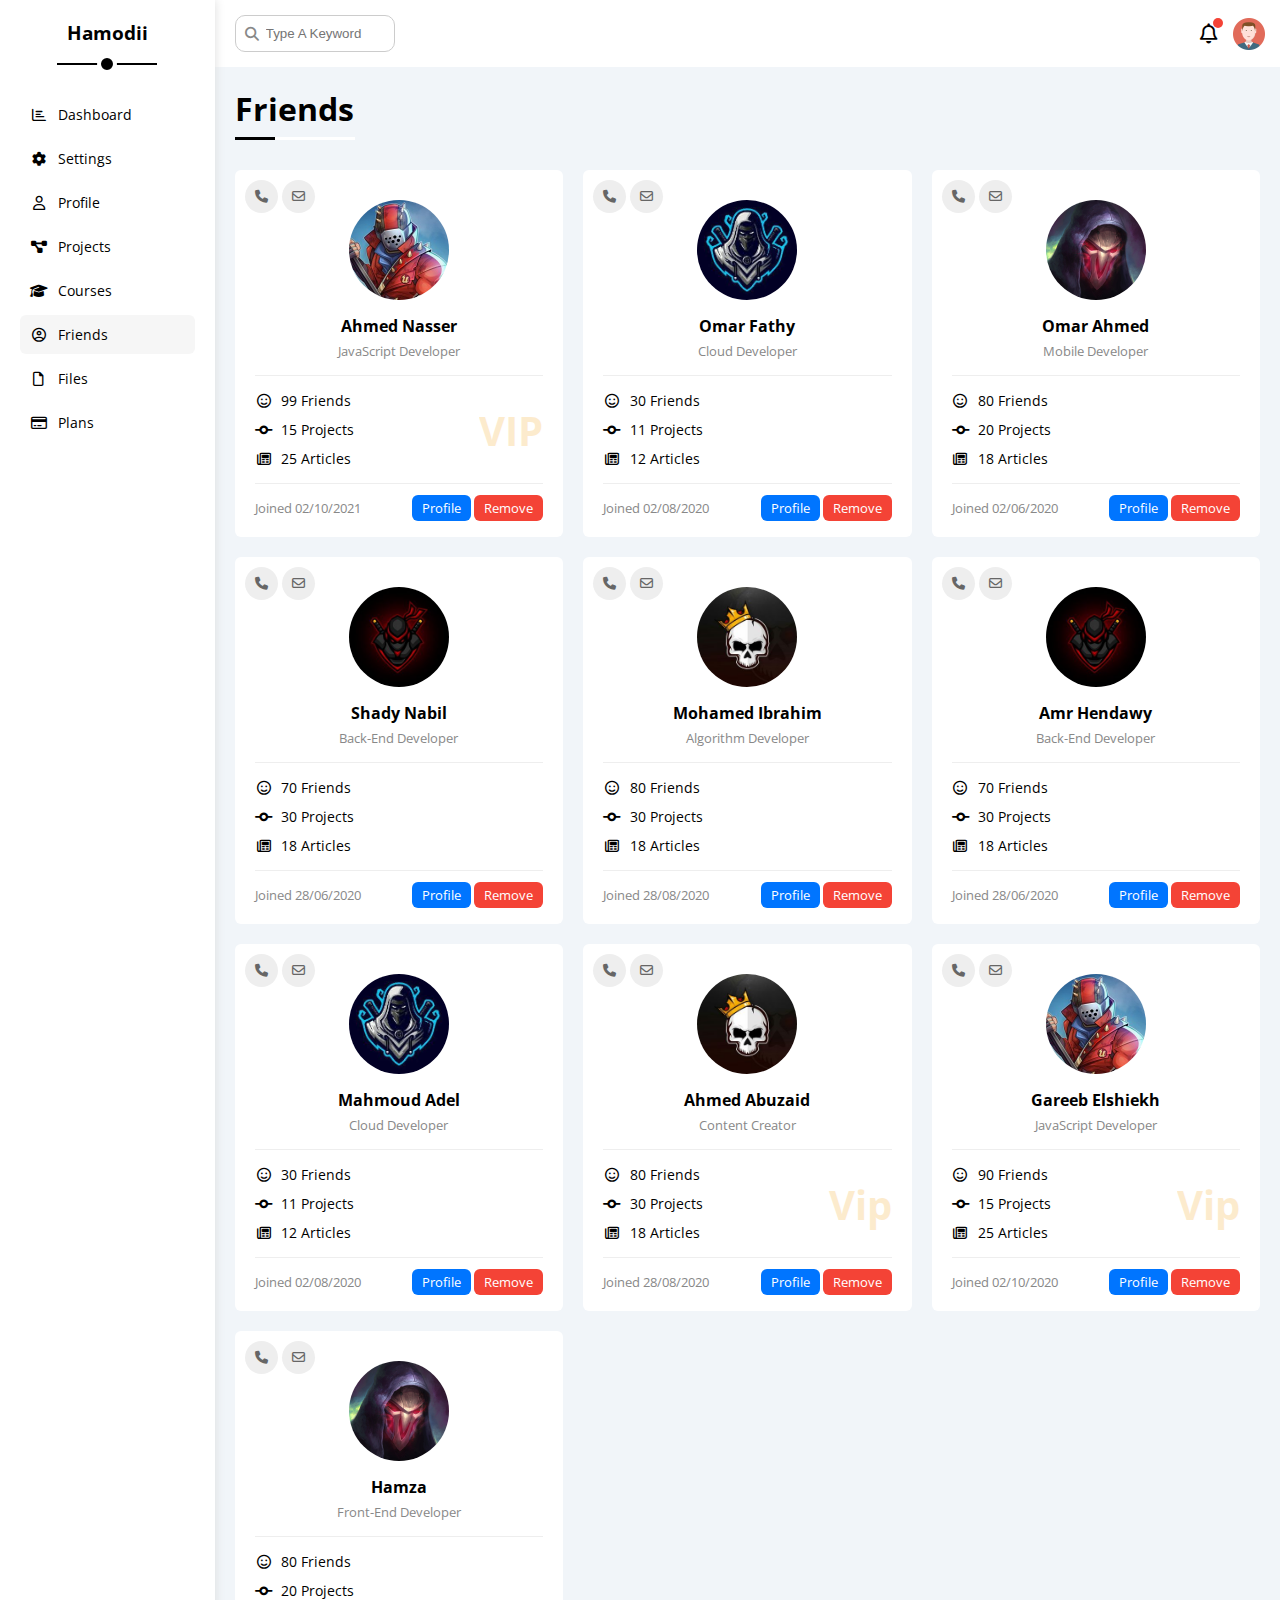
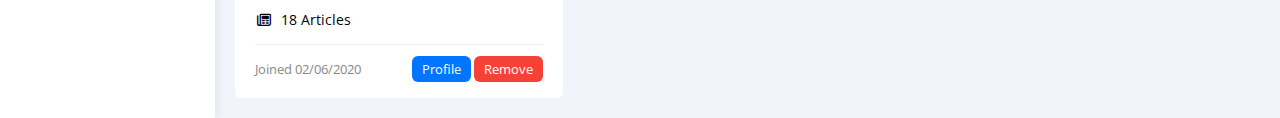
<file: friends.html>
<!DOCTYPE html>
<html lang="en">
  <head>
    <meta charset="UTF-8" />
    <meta name="viewport" content="width=device-width, initial-scale=1.0" />
    <title>Friends</title>
    <link rel="stylesheet" href="css/all.min.css" />
    <link rel="stylesheet" href="css/framework.css" />
    <link rel="stylesheet" href="css/master.css" />
    <link rel="preconnect" href="https://fonts.googleapis.com" />
    <link rel="preconnect" href="https://fonts.gstatic.com" crossorigin />
    <link
      href="https://fonts.googleapis.com/css2?family=Open+Sans:wght@300;500&display=swap"
      rel="stylesheet"
    />
  </head>
  <body>
    <div class="page d-flex">
      <div class="sidebar bg-white p-20 p-relative">
        <h3 class="p-relative txt-c mt-0">Hamodii</h3>
        <ul>
          <li>
            <a
              class="d-flex align-center fs-14 c-black rad-6 p-10"
              href="index.html"
            >
              <i class="fa-regular fa-chart-bar fa-fw"></i>
              <span>Dashboard</span>
            </a>
          </li>
          <li>
            <a
              class="d-flex align-center fs-14 c-black rad-6 p-10"
              href="settings.html"
            >
              <i class="fa-solid fa-gear fa-fw"></i>
              <span>Settings</span>
            </a>
          </li>
          <li>
            <a
              class="d-flex align-center fs-14 c-black rad-6 p-10"
              href="profile.html"
            >
              <i class="fa-regular fa-user fa-fw"></i>
              <span>Profile</span>
            </a>
          </li>
          <li>
            <a
              class="d-flex align-center fs-14 c-black rad-6 p-10"
              href="projects.html"
            >
              <i class="fa-solid fa-diagram-project fa-fw"></i>
              <span>Projects</span>
            </a>
          </li>
          <li>
            <a
              class="d-flex align-center fs-14 c-black rad-6 p-10"
              href="courses.html"
            >
              <i class="fa-solid fa-graduation-cap fa-fw"></i>
              <span>Courses</span>
            </a>
          </li>
          <li>
            <a
              class="active d-flex align-center fs-14 c-black rad-6 p-10"
              href="friends.html"
            >
              <i class="fa-regular fa-circle-user fa-fw"></i>
              <span>Friends</span>
            </a>
          </li>
          <li>
            <a
              class="d-flex align-center fs-14 c-black rad-6 p-10"
              href="files.html"
            >
              <i class="fa-regular fa-file fa-fw"></i>
              <span>Files</span>
            </a>
          </li>
          <li>
            <a class="d-flex align-center fs-14 c-black rad-6 p-10" href="plans.html">
              <i class="fa-regular fa-credit-card fa-fw"></i>
              <span>Plans</span>
            </a>
          </li>
        </ul>
      </div>
      <div class="content w-full">
        <!-- Start Head -->
        <div class="head bg-white p-15 between-flex">
          <div class="search p-relative">
            <input class="p-10" type="search" placeholder="Type A Keyword" />
          </div>
          <div class="icons d-flex align-center">
            <span class="notification p-relative">
              <i class="fa-regular fa-bell fa-lg"></i>
            </span>
            <img src="imgs/avatar.png" alt="" />
          </div>
        </div>
        <!-- End Head -->
        <h1 class="p-relative">Friends</h1>
        <div class="friends-page d-grid m-20 gap-20">
          <div class="friend bg-white rad-6 p-20 p-relative">
            <div class="contact">
              <i class="fa-solid fa-phone"></i>
              <i class="fa-regular fa-envelope"></i>
            </div>
            <div class="txt-c">
              <img class="rad-half mt-10 mb-10 w-100 h-100" src="imgs/friend-01.jpg" alt="">
              <h4 class="m-0">Ahmed Nasser</h4>
              <p class="c-grey fs-13 mt-5 mb-0">JavaScript Developer</p>
            </div>
            <div class="icons fs-14 p-relative">
              <div class="mb-10">
                <i class="fa-regular fa-face-smile fa-fw"></i>
                <span>99 Friends</span>
              </div>
              <div class="mb-10">
                <i class="fa-solid fa-code-commit fa-fw"></i>
                <span>15 Projects</span>
              </div>
              <div>
                <i class="fa-regular fa-newspaper fa-fw"></i>
                <span>25 Articles</span>
              </div>
              <span class="vip fw-bold c-orange">VIP</span>
            </div>
            <div class="info between-flex fs-13">
              <span class="c-grey">Joined 02/10/2021</span>
              <div>
                <a class="bg-blue c-white btn-shape" href="profile.html">Profile</a>
                <a class="bg-red c-white btn-shape" href="#">Remove</a>
              </div>
            </div>
          </div>
          <div class="friend bg-white rad-6 p-20 p-relative">
            <div class="contact">
              <i class="fa-solid fa-phone"></i>
              <i class="fa-regular fa-envelope"></i>
            </div>
            <div class="txt-c">
              <img class="rad-half mt-10 mb-10 w-100 h-100" src="imgs/friend-02.jpg" alt="" />
              <h4 class="m-0">Omar Fathy</h4>
              <p class="c-grey fs-13 mt-5 mb-0">Cloud Developer</p>
            </div>
            <div class="icons fs-14 p-relative">
              <div class="mb-10">
                <i class="fa-regular fa-face-smile fa-fw"></i>
                <span>30 Friends</span>
              </div>
              <div class="mb-10">
                <i class="fa-solid fa-code-commit fa-fw"></i>
                <span>11 Projects</span>
              </div>
              <div>
                <i class="fa-regular fa-newspaper fa-fw"></i>
                <span>12 Articles</span>
              </div>
            </div>
            <div class="info between-flex fs-13">
              <span class="c-grey">Joined 02/08/2020</span>
              <div>
                <a class="bg-blue c-white btn-shape" href="profile.html">Profile</a>
                <a class="bg-red c-white btn-shape" href="">Remove</a>
              </div>
            </div>
          </div>
          <div class="friend bg-white rad-6 p-20 p-relative">
            <div class="contact">
              <i class="fa-solid fa-phone"></i>
              <i class="fa-regular fa-envelope"></i>
            </div>
            <div class="txt-c">
              <img class="rad-half mt-10 mb-10 w-100 h-100" src="imgs/friend-03.jpg" alt="" />
              <h4 class="m-0">Omar Ahmed</h4>
              <p class="c-grey fs-13 mt-5 mb-0">Mobile Developer</p>
            </div>
            <div class="icons fs-14 p-relative">
              <div class="mb-10">
                <i class="fa-regular fa-face-smile fa-fw"></i>
                <span>80 Friends</span>
              </div>
              <div class="mb-10">
                <i class="fa-solid fa-code-commit fa-fw"></i>
                <span>20 Projects</span>
              </div>
              <div>
                <i class="fa-regular fa-newspaper fa-fw"></i>
                <span>18 Articles</span>
              </div>
            </div>
            <div class="info between-flex fs-13">
              <span class="c-grey">Joined 02/06/2020</span>
              <div>
                <a class="bg-blue c-white btn-shape" href="profile.html">Profile</a>
                <a class="bg-red c-white btn-shape" href="">Remove</a>
              </div>
            </div>
          </div>
          <div class="friend bg-white rad-6 p-20 p-relative">
            <div class="contact">
              <i class="fa-solid fa-phone"></i>
              <i class="fa-regular fa-envelope"></i>
            </div>
            <div class="txt-c">
              <img class="rad-half mt-10 mb-10 w-100 h-100" src="imgs/friend-04.jpg" alt="" />
              <h4 class="m-0">Shady Nabil</h4>
              <p class="c-grey fs-13 mt-5 mb-0">Back-End Developer</p>
            </div>
            <div class="icons fs-14 p-relative">
              <div class="mb-10">
                <i class="fa-regular fa-face-smile fa-fw"></i>
                <span>70 Friends</span>
              </div>
              <div class="mb-10">
                <i class="fa-solid fa-code-commit fa-fw"></i>
                <span>30 Projects</span>
              </div>
              <div>
                <i class="fa-regular fa-newspaper fa-fw"></i>
                <span>18 Articles</span>
              </div>
            </div>
            <div class="info between-flex fs-13">
              <span class="c-grey">Joined 28/06/2020</span>
              <div>
                <a class="bg-blue c-white btn-shape" href="profile.html">Profile</a>
                <a class="bg-red c-white btn-shape" href="">Remove</a>
              </div>
            </div>
          </div>
          <div class="friend bg-white rad-6 p-20 p-relative">
            <div class="contact">
              <i class="fa-solid fa-phone"></i>
              <i class="fa-regular fa-envelope"></i>
            </div>
            <div class="txt-c">
              <img class="rad-half mt-10 mb-10 w-100 h-100" src="imgs/friend-05.jpg" alt="" />
              <h4 class="m-0">Mohamed Ibrahim</h4>
              <p class="c-grey fs-13 mt-5 mb-0">Algorithm Developer</p>
            </div>
            <div class="icons fs-14 p-relative">
              <div class="mb-10">
                <i class="fa-regular fa-face-smile fa-fw"></i>
                <span>80 Friends</span>
              </div>
              <div class="mb-10">
                <i class="fa-solid fa-code-commit fa-fw"></i>
                <span>30 Projects</span>
              </div>
              <div>
                <i class="fa-regular fa-newspaper fa-fw"></i>
                <span>18 Articles</span>
              </div>
            </div>
            <div class="info between-flex fs-13">
              <span class="c-grey">Joined 28/08/2020</span>
              <div>
                <a class="bg-blue c-white btn-shape" href="profile.html">Profile</a>
                <a class="bg-red c-white btn-shape" href="">Remove</a>
              </div>
            </div>
          </div>
          <div class="friend bg-white rad-6 p-20 p-relative">
            <div class="contact">
              <i class="fa-solid fa-phone"></i>
              <i class="fa-regular fa-envelope"></i>
            </div>
            <div class="txt-c">
              <img class="rad-half mt-10 mb-10 w-100 h-100" src="imgs/friend-04.jpg" alt="" />
              <h4 class="m-0">Amr Hendawy</h4>
              <p class="c-grey fs-13 mt-5 mb-0">Back-End Developer</p>
            </div>
            <div class="icons fs-14 p-relative">
              <div class="mb-10">
                <i class="fa-regular fa-face-smile fa-fw"></i>
                <span>70 Friends</span>
              </div>
              <div class="mb-10">
                <i class="fa-solid fa-code-commit fa-fw"></i>
                <span>30 Projects</span>
              </div>
              <div>
                <i class="fa-regular fa-newspaper fa-fw"></i>
                <span>18 Articles</span>
              </div>
            </div>
            <div class="info between-flex fs-13">
              <span class="c-grey">Joined 28/06/2020</span>
              <div>
                <a class="bg-blue c-white btn-shape" href="profile.html">Profile</a>
                <a class="bg-red c-white btn-shape" href="">Remove</a>
              </div>
            </div>
          </div>
          <div class="friend bg-white rad-6 p-20 p-relative">
            <div class="contact">
              <i class="fa-solid fa-phone"></i>
              <i class="fa-regular fa-envelope"></i>
            </div>
            <div class="txt-c">
              <img class="rad-half mt-10 mb-10 w-100 h-100" src="imgs/friend-02.jpg" alt="" />
              <h4 class="m-0">Mahmoud Adel</h4>
              <p class="c-grey fs-13 mt-5 mb-0">Cloud Developer</p>
            </div>
            <div class="icons fs-14 p-relative">
              <div class="mb-10">
                <i class="fa-regular fa-face-smile fa-fw"></i>
                <span>30 Friends</span>
              </div>
              <div class="mb-10">
                <i class="fa-solid fa-code-commit fa-fw"></i>
                <span>11 Projects</span>
              </div>
              <div>
                <i class="fa-regular fa-newspaper fa-fw"></i>
                <span>12 Articles</span>
              </div>
            </div>
            <div class="info between-flex fs-13">
              <span class="c-grey">Joined 02/08/2020</span>
              <div>
                <a class="bg-blue c-white btn-shape" href="profile.html">Profile</a>
                <a class="bg-red c-white btn-shape" href="">Remove</a>
              </div>
            </div>
          </div>
          <div class="friend bg-white rad-6 p-20 p-relative">
            <div class="contact">
              <i class="fa-solid fa-phone"></i>
              <i class="fa-regular fa-envelope"></i>
            </div>
            <div class="txt-c">
              <img class="rad-half mt-10 mb-10 w-100 h-100" src="imgs/friend-05.jpg" alt="" />
              <h4 class="m-0">Ahmed Abuzaid</h4>
              <p class="c-grey fs-13 mt-5 mb-0">Content Creator</p>
            </div>
            <div class="icons fs-14 p-relative">
              <div class="mb-10">
                <i class="fa-regular fa-face-smile fa-fw"></i>
                <span>80 Friends</span>
              </div>
              <div class="mb-10">
                <i class="fa-solid fa-code-commit fa-fw"></i>
                <span>30 Projects</span>
              </div>
              <div>
                <i class="fa-regular fa-newspaper fa-fw"></i>
                <span>18 Articles</span>
              </div>
              <span class="vip fw-bold c-orange">Vip</span>
            </div>
            <div class="info between-flex fs-13">
              <span class="c-grey">Joined 28/08/2020</span>
              <div>
                <a class="bg-blue c-white btn-shape" href="profile.html">Profile</a>
                <a class="bg-red c-white btn-shape" href="">Remove</a>
              </div>
            </div>
          </div>
          <div class="friend bg-white rad-6 p-20 p-relative">
            <div class="contact">
              <i class="fa-solid fa-phone"></i>
              <i class="fa-regular fa-envelope"></i>
            </div>
            <div class="txt-c">
              <img class="rad-half mt-10 mb-10 w-100 h-100" src="imgs/friend-01.jpg" alt="" />
              <h4 class="m-0">Gareeb Elshiekh</h4>
              <p class="c-grey fs-13 mt-5 mb-0">JavaScript Developer</p>
            </div>
            <div class="icons fs-14 p-relative">
              <div class="mb-10">
                <i class="fa-regular fa-face-smile fa-fw"></i>
                <span>90 Friends</span>
              </div>
              <div class="mb-10">
                <i class="fa-solid fa-code-commit fa-fw"></i>
                <span>15 Projects</span>
              </div>
              <div>
                <i class="fa-regular fa-newspaper fa-fw"></i>
                <span>25 Articles</span>
              </div>
              <span class="vip fw-bold c-orange">Vip</span>
            </div>
            <div class="info between-flex fs-13">
              <span class="c-grey">Joined 02/10/2020</span>
              <div>
                <a class="bg-blue c-white btn-shape" href="profile.html">Profile</a>
                <a class="bg-red c-white btn-shape" href="">Remove</a>
              </div>
            </div>
          </div>
          <div class="friend bg-white rad-6 p-20 p-relative">
            <div class="contact">
              <i class="fa-solid fa-phone"></i>
              <i class="fa-regular fa-envelope"></i>
            </div>
            <div class="txt-c">
              <img class="rad-half mt-10 mb-10 w-100 h-100" src="imgs/friend-03.jpg" alt="" />
              <h4 class="m-0">Hamza</h4>
              <p class="c-grey fs-13 mt-5 mb-0">Front-End Developer</p>
            </div>
            <div class="icons fs-14 p-relative">
              <div class="mb-10">
                <i class="fa-regular fa-face-smile fa-fw"></i>
                <span>80 Friends</span>
              </div>
              <div class="mb-10">
                <i class="fa-solid fa-code-commit fa-fw"></i>
                <span>20 Projects</span>
              </div>
              <div>
                <i class="fa-regular fa-newspaper fa-fw"></i>
                <span>18 Articles</span>
              </div>
            </div>
            <div class="info between-flex fs-13">
              <span class="c-grey">Joined 02/06/2020</span>
              <div>
                <a class="bg-blue c-white btn-shape" href="profile.html">Profile</a>
                <a class="bg-red c-white btn-shape" href="">Remove</a>
              </div>
            </div>
          </div>
        </div>
			</div>
      </div>
    </div>
  </body>
</html>
</file>
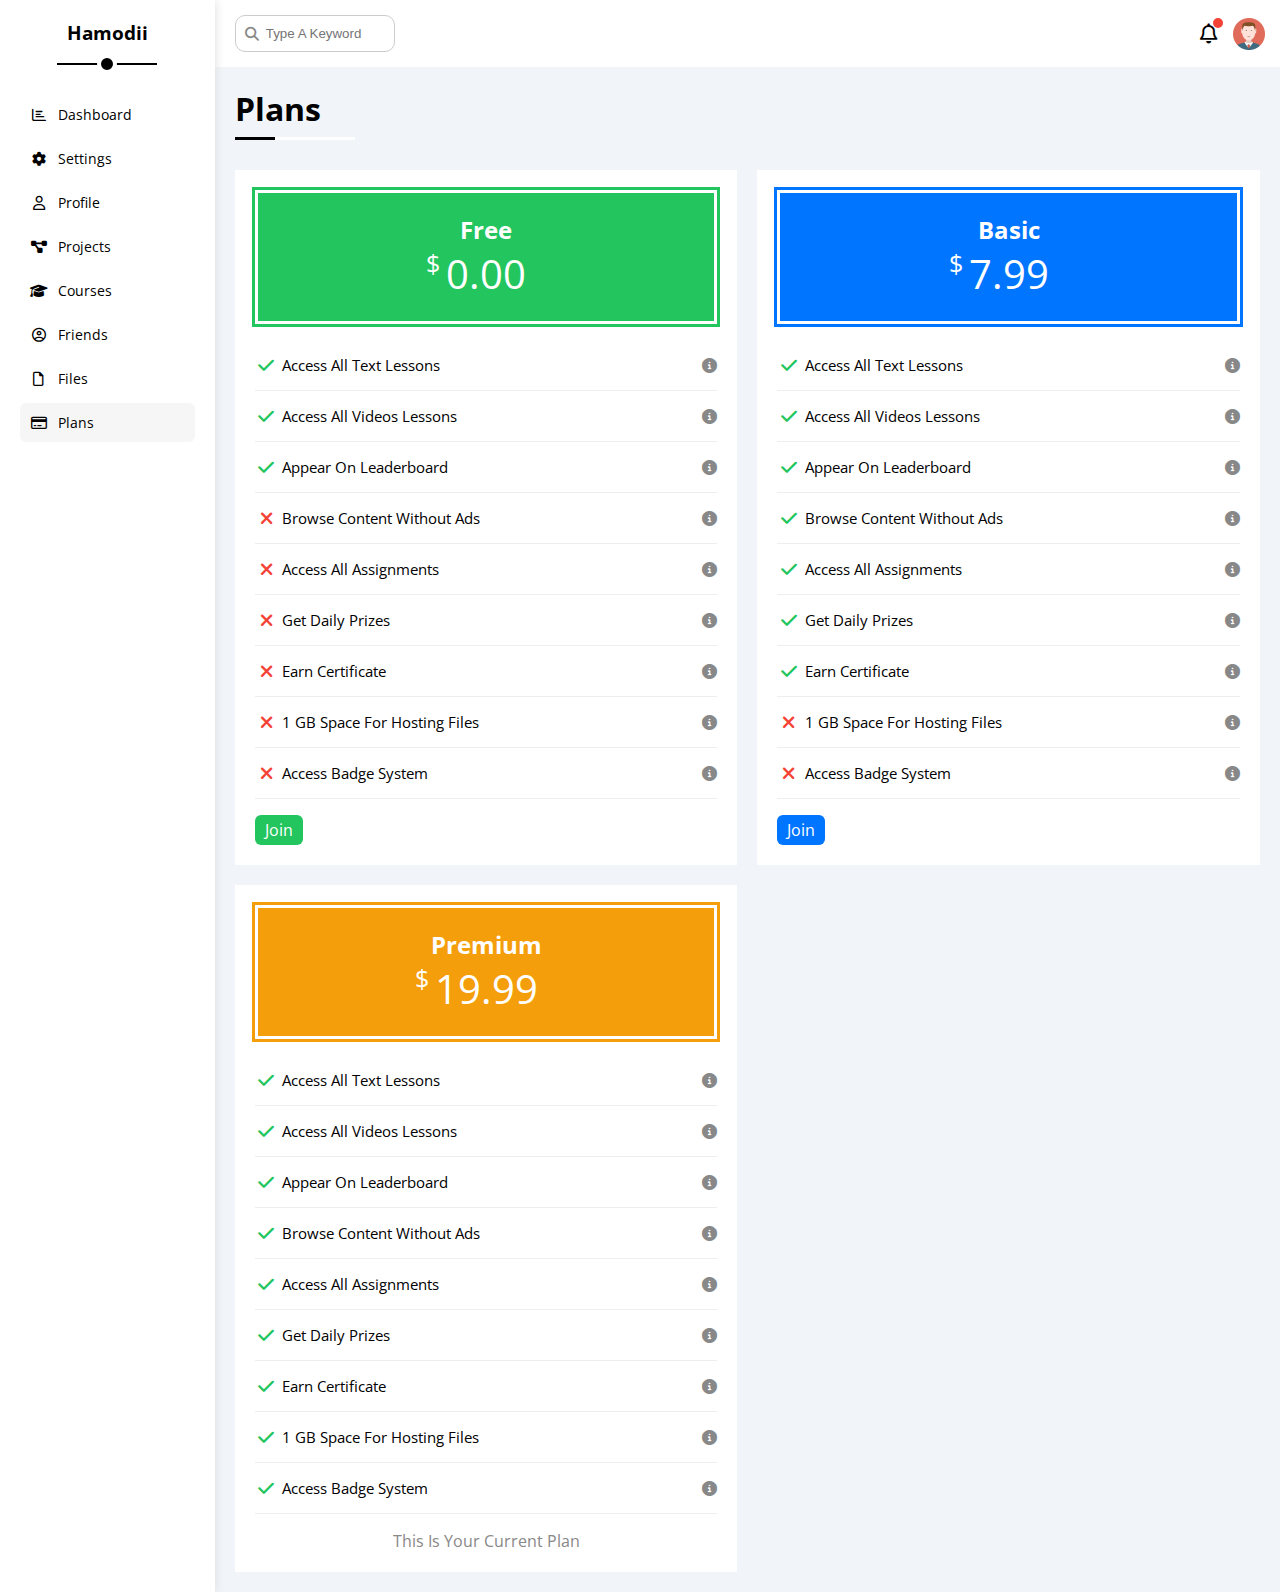
<file: plans.html>
<!DOCTYPE html>
<html lang="en">

<head>
	<meta charset="UTF-8" />
	<meta name="viewport" content="width=device-width, initial-scale=1.0" />
	<title>Plans</title>
	<link rel="stylesheet" href="css/all.min.css" />
	<link rel="stylesheet" href="css/framework.css" />
	<link rel="stylesheet" href="css/master.css" />
	<link rel="preconnect" href="https://fonts.googleapis.com" />
	<link rel="preconnect" href="https://fonts.gstatic.com" crossorigin />
	<link href="https://fonts.googleapis.com/css2?family=Open+Sans:wght@300;500&display=swap" rel="stylesheet" />
</head>

<body>
	<div class="page d-flex">
		<div class="sidebar bg-white p-20 p-relative">
			<h3 class="p-relative txt-c mt-0">Hamodii</h3>
			<ul>
				<li>
					<a class="d-flex align-center fs-14 c-black rad-6 p-10" href="index.html">
						<i class="fa-regular fa-chart-bar fa-fw"></i>
						<span>Dashboard</span>
					</a>
				</li>
				<li>
					<a class="d-flex align-center fs-14 c-black rad-6 p-10" href="settings.html">
						<i class="fa-solid fa-gear fa-fw"></i>
						<span>Settings</span>
					</a>
				</li>
				<li>
					<a class="d-flex align-center fs-14 c-black rad-6 p-10" href="profile.html">
						<i class="fa-regular fa-user fa-fw"></i>
						<span>Profile</span>
					</a>
				</li>
				<li>
					<a class="d-flex align-center fs-14 c-black rad-6 p-10" href="projects.html">
						<i class="fa-solid fa-diagram-project fa-fw"></i>
						<span>Projects</span>
					</a>
				</li>
				<li>
					<a class="d-flex align-center fs-14 c-black rad-6 p-10" href="courses.html">
						<i class="fa-solid fa-graduation-cap fa-fw"></i>
						<span>Courses</span>
					</a>
				</li>
				<li>
					<a class="d-flex align-center fs-14 c-black rad-6 p-10" href="friends.html">
						<i class="fa-regular fa-circle-user fa-fw"></i>
						<span>Friends</span>
					</a>
				</li>
				<li>
					<a class="d-flex align-center fs-14 c-black rad-6 p-10" href="files.html">
						<i class="fa-regular fa-file fa-fw"></i>
						<span>Files</span>
					</a>
				</li>
				<li>
					<a class="active d-flex align-center fs-14 c-black rad-6 p-10" href="plans.html">
						<i class="fa-regular fa-credit-card fa-fw"></i>
						<span>Plans</span>
					</a>
				</li>
			</ul>
		</div>
		<div class="content w-full">
			<!-- Start Head -->
			<div class="head bg-white p-15 between-flex">
				<div class="search p-relative">
					<input class="p-10" type="search" placeholder="Type A Keyword" />
				</div>
				<div class="icons d-flex align-center">
					<span class="notification p-relative">
						<i class="fa-regular fa-bell fa-lg"></i>
					</span>
					<img src="imgs/avatar.png" alt="" />
				</div>
			</div>
			<!-- End Head -->
			<h1 class="p-relative">Plans</h1>
			<div class="plans-page d-grid m-20 gap-20">
				<div class="plan green bg-white p-20">
					<div class="top bg-green txt-c p-20">
						<h2 class="m-0 c-white">Free</h2>
						<div class="price c-white"><span>$</span>0.00</div>
					</div>
					<ul>
						<li>
							<i class="fa-solid fa-check fa-fw yes"></i>
							<span>Access All Text Lessons</span>
							<i class="fa-solid fa-circle-info help"></i>
						</li>
						<li>
							<i class="fa-solid fa-check fa-fw yes"></i>
							<span>Access All Videos Lessons</span>
							<i class="fa-solid fa-circle-info help"></i>
						</li>
						<li>
							<i class="fa-solid fa-check fa-fw yes"></i>
							<span>Appear On Leaderboard</span>
							<i class="fa-solid fa-circle-info help"></i>
						</li>
						<li>
							<i class="fa-solid fa-xmark fa-fw"></i>
							<span>Browse Content Without Ads</span>
							<i class="fa-solid fa-circle-info help"></i>
						</li>
						<li>
							<i class="fa-solid fa-xmark fa-fw"></i>
							<span>Access All Assignments</span>
							<i class="fa-solid fa-circle-info help"></i>
						</li>
						<li>
							<i class="fa-solid fa-xmark fa-fw"></i>
							<span>Get Daily Prizes</span>
							<i class="fa-solid fa-circle-info help"></i>
						</li>
						<li>
							<i class="fa-solid fa-xmark fa-fw"></i>
							<span>Earn Certificate</span>
							<i class="fa-solid fa-circle-info help"></i>
						</li>
						<li>
							<i class="fa-solid fa-xmark fa-fw"></i>
							<span>1 GB Space For Hosting Files</span>
							<i class="fa-solid fa-circle-info help"></i>
						</li>
						<li>
							<i class="fa-solid fa-xmark fa-fw"></i>
							<span>Access Badge System</span>
							<i class="fa-solid fa-circle-info help"></i>
						</li>
					</ul>
					<a href="#" class="btn-shape bg-green c-white d-block w-fit">Join</a>
				</div>
				<!-- Start Plan -->
				<div class="plan blue bg-white p-20">
					<div class="top bg-blue txt-c p-20">
						<h2 class="m-0 c-white">Basic</h2>
						<div class="price c-white"><span>$</span>7.99</div>
					</div>
					<ul class="list-none p-0">
						<li>
							<i class="fa-solid fa-check fa-fw yes"></i>
							<span>Access All Text Lessons</span>
							<i class="fa-solid fa-circle-info help"></i>
						</li>
						<li>
							<i class="fa-solid fa-check fa-fw yes"></i>
							<span>Access All Videos Lessons</span>
							<i class="fa-solid fa-circle-info help"></i>
						</li>
						<li>
							<i class="fa-solid fa-check fa-fw yes"></i>
							<span>Appear On Leaderboard</span>
							<i class="fa-solid fa-circle-info help"></i>
						</li>
						<li>
							<i class="fa-solid fa-check fa-fw yes"></i>
							<span>Browse Content Without Ads</span>
							<i class="fa-solid fa-circle-info help"></i>
						</li>
						<li>
							<i class="fa-solid fa-check fa-fw yes"></i>
							<span>Access All Assignments</span>
							<i class="fa-solid fa-circle-info help"></i>
						</li>
						<li>
							<i class="fa-solid fa-check fa-fw yes"></i>
							<span>Get Daily Prizes</span>
							<i class="fa-solid fa-circle-info help"></i>
						</li>
						<li>
							<i class="fa-solid fa-check fa-fw yes"></i>
							<span>Earn Certificate</span>
							<i class="fa-solid fa-circle-info help"></i>
						</li>
						<li>
							<i class="fa-solid fa-xmark fa-fw"></i>
							<span>1 GB Space For Hosting Files</span>
							<i class="fa-solid fa-circle-info help"></i>
						</li>
						<li>
							<i class="fa-solid fa-xmark fa-fw"></i>
							<span>Access Badge System</span>
							<i class="fa-solid fa-circle-info help"></i>
						</li>
					</ul>
					<a href="#" class="btn-shape bg-blue c-white d-block w-fit">Join</a>
				</div>
				<!-- End Plan -->
				<!-- Start Plan -->
				<div class="plan orange bg-white p-20">
					<div class="top bg-orange txt-c p-20">
						<h2 class="m-0 c-white">Premium</h2>
						<div class="price c-white"><span>$</span>19.99</div>
					</div>
					<ul class="list-none p-0">
						<li>
							<i class="fa-solid fa-check fa-fw yes"></i>
							<span>Access All Text Lessons</span>
							<i class="fa-solid fa-circle-info help"></i>
						</li>
						<li>
							<i class="fa-solid fa-check fa-fw yes"></i>
							<span>Access All Videos Lessons</span>
							<i class="fa-solid fa-circle-info help"></i>
						</li>
						<li>
							<i class="fa-solid fa-check fa-fw yes"></i>
							<span>Appear On Leaderboard</span>
							<i class="fa-solid fa-circle-info help"></i>
						</li>
						<li>
							<i class="fa-solid fa-check fa-fw yes"></i>
							<span>Browse Content Without Ads</span>
							<i class="fa-solid fa-circle-info help"></i>
						</li>
						<li>
							<i class="fa-solid fa-check fa-fw yes"></i>
							<span>Access All Assignments</span>
							<i class="fa-solid fa-circle-info help"></i>
						</li>
						<li>
							<i class="fa-solid fa-check fa-fw yes"></i>
							<span>Get Daily Prizes</span>
							<i class="fa-solid fa-circle-info help"></i>
						</li>
						<li>
							<i class="fa-solid fa-check fa-fw yes"></i>
							<span>Earn Certificate</span>
							<i class="fa-solid fa-circle-info help"></i>
						</li>
						<li>
							<i class="fa-solid fa-check fa-fw yes"></i>
							<span>1 GB Space For Hosting Files</span>
							<i class="fa-solid fa-circle-info help"></i>
						</li>
						<li>
							<i class="fa-solid fa-check fa-fw yes"></i>
							<span>Access Badge System</span>
							<i class="fa-solid fa-circle-info help"></i>
						</li>
					</ul>
					<p class="c-grey m-0 txt-c">This Is Your Current Plan</p>
				</div>
				<!-- End Plan -->
			</div>
		</div>
	</div>
	</div>
</body>

</html>
</file>
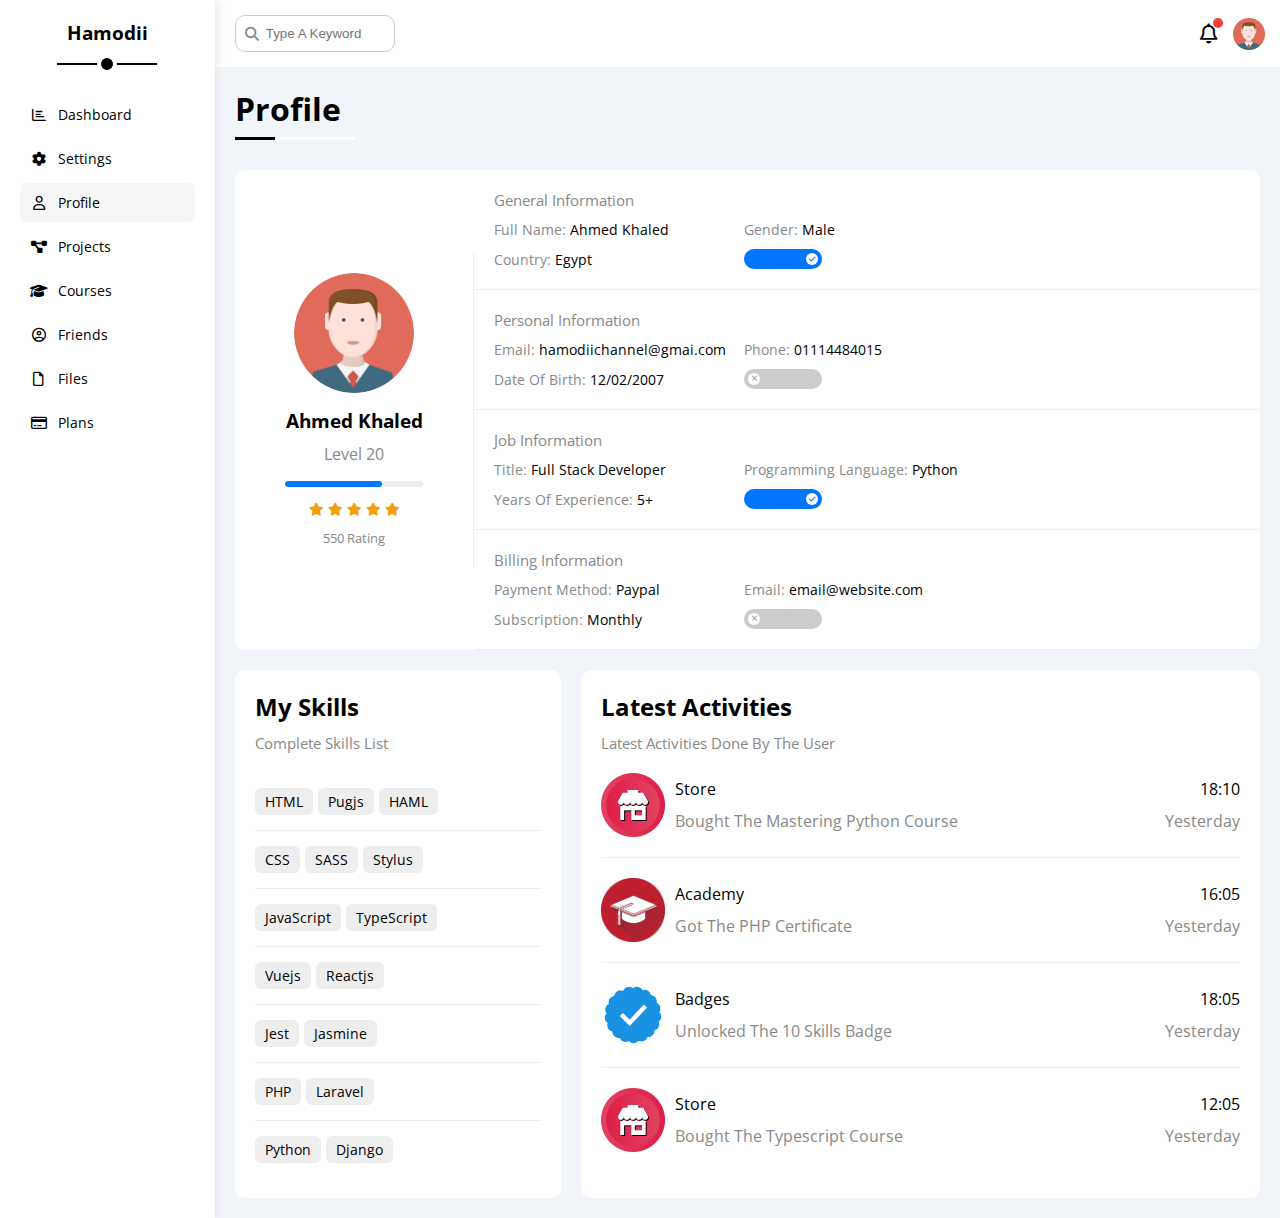
<file: profile.html>
<!DOCTYPE html>
<html lang="en">

<head>
  <meta charset="UTF-8" />
  <meta name="viewport" content="width=device-width, initial-scale=1.0" />
  <title>Profile</title>
  <link rel="stylesheet" href="css/all.min.css" />
  <link rel="stylesheet" href="css/framework.css" />
  <link rel="stylesheet" href="css/master.css" />
  <link rel="preconnect" href="https://fonts.googleapis.com" />
  <link rel="preconnect" href="https://fonts.gstatic.com" crossorigin />
  <link href="https://fonts.googleapis.com/css2?family=Open+Sans:wght@300;500&display=swap" rel="stylesheet" />
</head>

<body>
  <div class="page d-flex">
    <div class="sidebar bg-white p-20 p-relative">
      <h3 class="p-relative txt-c mt-0">Hamodii</h3>
      <ul>
        <li>
          <a class="d-flex align-center fs-14 c-black rad-6 p-10" href="index.html">
            <i class="fa-regular fa-chart-bar fa-fw"></i>
            <span>Dashboard</span>
          </a>
        </li>
        <li>
          <a class="d-flex align-center fs-14 c-black rad-6 p-10" href="settings.html">
            <i class="fa-solid fa-gear fa-fw"></i>
            <span>Settings</span>
          </a>
        </li>
        <li>
          <a class="active d-flex align-center fs-14 c-black rad-6 p-10" href="profile.html">
            <i class="fa-regular fa-user fa-fw"></i>
            <span>Profile</span>
          </a>
        </li>
        <li>
          <a class="d-flex align-center fs-14 c-black rad-6 p-10" href="projects.html">
            <i class="fa-solid fa-diagram-project fa-fw"></i>
            <span>Projects</span>
          </a>
        </li>
        <li>
          <a class="d-flex align-center fs-14 c-black rad-6 p-10" href="courses.html">
            <i class="fa-solid fa-graduation-cap fa-fw"></i>
            <span>Courses</span>
          </a>
        </li>
        <li>
          <a class="d-flex align-center fs-14 c-black rad-6 p-10" href="friends.html">
            <i class="fa-regular fa-circle-user fa-fw"></i>
            <span>Friends</span>
          </a>
        </li>
        <li>
          <a class="d-flex align-center fs-14 c-black rad-6 p-10" href="files.html">
            <i class="fa-regular fa-file fa-fw"></i>
            <span>Files</span>
          </a>
        </li>
        <li>
          <a class="d-flex align-center fs-14 c-black rad-6 p-10" href="plans.html">
            <i class="fa-regular fa-credit-card fa-fw"></i>
            <span>Plans</span>
          </a>
        </li>
      </ul>
    </div>
    <div class="content w-full">
      <!-- Start Head -->
      <div class="head bg-white p-15 between-flex">
        <div class="search p-relative">
          <input class="p-10" type="search" placeholder="Type A Keyword" />
        </div>
        <div class="icons d-flex align-center">
          <span class="notification p-relative">
            <i class="fa-regular fa-bell fa-lg"></i>
          </span>
          <img src="imgs/avatar.png" alt="" />
        </div>
      </div>
      <!-- End Head -->
      <h1 class="p-relative">Profile</h1>
      <div class="profile-page m-20">
        <!-- Start Overview -->
        <div class="overview bg-white rad-10 d-flex align-center">
          <div class="avatar-box txt-c p-20">
            <img class="mb-10 rad-half" src="imgs/avatar.png" alt="" />
            <h3 class="m-0">Ahmed Khaled</h3>
            <p class="c-grey mt-10">Level 20</p>
            <div class="level rad-6 bg-eee p-relative">
              <span style="width: 70%"></span>
            </div>
            <div class="rating mt-10 mb-10">
              <i class="fa-solid fa-star c-orange fs-13"></i>
              <i class="fa-solid fa-star c-orange fs-13"></i>
              <i class="fa-solid fa-star c-orange fs-13"></i>
              <i class="fa-solid fa-star c-orange fs-13"></i>
              <i class="fa-solid fa-star c-orange fs-13"></i>
            </div>
            <p class="c-grey m-0 fs-13">550 Rating</p>
          </div>
          <div class="info-box w-full txt-c-mobile">
            <!-- Start Information Row -->
            <div class="box p-20 d-flex align-center">
              <h4 class="c-grey fs-15 m-0 w-full">General Information</h4>
              <div class="fs-14">
                <span class="c-grey">Full Name:</span>
                <span>Ahmed Khaled</span>
              </div>
              <div class="fs-14">
                <span class="c-grey">Gender:</span>
                <span>Male</span>
              </div>
              <div class="fs-14">
                <span class="c-grey">Country:</span>
                <span>Egypt</span>
              </div>
              <div class="fs-14">
                <label>
                  <input class="toggle-checkbox" type="checkbox" checked />
                  <div class="toggle-switch"></div>
                </label>
              </div>
            </div>
            <!-- End Information Row -->
            <!-- Start Information Row -->
            <div class="box p-20 d-flex align-center">
              <h4 class="c-grey w-full fs-15 m-0">Personal Information</h4>
              <div class="fs-14">
                <span class="c-grey">Email:</span>
                <span>hamodiichannel@gmai.com</span>
              </div>
              <div class="fs-14">
                <span class="c-grey">Phone:</span>
                <span>01114484015</span>
              </div>
              <div class="fs-14">
                <span class="c-grey">Date Of Birth:</span>
                <span>12/02/2007</span>
              </div>
              <div class="fs-14">
                <label>
                  <input class="toggle-checkbox" type="checkbox" />
                  <div class="toggle-switch"></div>
                </label>
              </div>
            </div>
            <!-- End Information Row -->
            <!-- Start Information Row -->
            <div class="box p-20 d-flex align-center">
              <h4 class="c-grey w-full fs-15 m-0">Job Information</h4>
              <div class="fs-14">
                <span class="c-grey">Title:</span>
                <span>Full Stack Developer</span>
              </div>
              <div class="fs-14">
                <span class="c-grey">Programming Language:</span>
                <span>Python</span>
              </div>
              <div class="fs-14">
                <span class="c-grey">Years Of Experience:</span>
                <span>5+</span>
              </div>
              <div class="fs-14">
                <label>
                  <input class="toggle-checkbox" type="checkbox" checked />
                  <div class="toggle-switch"></div>
                </label>
              </div>
            </div>
            <!-- End Information Row -->
            <!-- Start Information Row -->
            <div class="box p-20 d-flex align-center">
              <h4 class="c-grey w-full fs-15 m-0">Billing Information</h4>
              <div class="fs-14">
                <span class="c-grey">Payment Method:</span>
                <span>Paypal</span>
              </div>
              <div class="fs-14">
                <span class="c-grey">Email:</span>
                <span>email@website.com</span>
              </div>
              <div class="fs-14">
                <span class="c-grey">Subscription:</span>
                <span>Monthly</span>
              </div>
              <div class="fs-14">
                <label>
                  <input class="toggle-checkbox" type="checkbox" />
                  <div class="toggle-switch"></div>
                </label>
              </div>
            </div>
            <!-- End Information Row -->
          </div>
        </div>
        <!-- End Overview -->
        <!-- Start Other Data -->
        <div class="other-data d-flex gap-20">
          <div class="skills-card p-20 bg-white rad-10 mt-20">
            <h2 class="mt-0 mb-10">My Skills</h2>
            <p class="mt-0 mb-20 c-grey fs-15">Complete Skills List</p>
            <ul class="m-0 txt-c-mobile">
              <li><span>HTML</span><span>Pugjs</span><span>HAML</span></li>
              <li><span>CSS</span><span>SASS</span><span>Stylus</span></li>
              <li><span>JavaScript</span><span>TypeScript</span></li>
              <li><span>Vuejs</span><span>Reactjs</span></li>
              <li><span>Jest</span><span>Jasmine</span></li>
              <li><span>PHP</span><span>Laravel</span></li>
              <li><span>Python</span><span>Django</span></li>
            </ul>
          </div>
          <div class="activities p-20 bg-white rad-10 mt-20">
            <h2 class="mt-0 mb-10">Latest Activities</h2>
            <p class="mt-0 mb-20 c-grey fs-15">
              Latest Activities Done By The User
            </p>
            <div class="activity d-flex align-center txt-c-mobile">
              <img src="imgs/activity-01.png" alt="" />
              <div class="info">
                <span class="d-block mb-10">Store</span>
                <span class="c-grey">Bought The Mastering Python Course</span>
              </div>
              <div class="date">
                <span class="d-block mb-10">18:10</span>
                <span class="c-grey">Yesterday</span>
              </div>
            </div>
            <div class="activity d-flex align-center txt-c-mobile">
              <img src="imgs/activity-02.png" alt="" />
              <div class="info">
                <span class="d-block mb-10">Academy</span>
                <span class="c-grey">Got The PHP Certificate</span>
              </div>
              <div class="date">
                <span class="d-block mb-10">16:05</span>
                <span class="c-grey">Yesterday</span>
              </div>
            </div>
            <div class="activity d-flex align-center txt-c-mobile">
              <img src="imgs/activity-03.png" alt="" />
              <div class="info">
                <span class="d-block mb-10">Badges</span>
                <span class="c-grey">Unlocked The 10 Skills Badge</span>
              </div>
              <div class="date">
                <span class="d-block mb-10">18:05</span>
                <span class="c-grey">Yesterday</span>
              </div>
            </div>
            <div class="activity d-flex align-center txt-c-mobile">
              <img src="imgs/activity-01.png" alt="" />
              <div class="info">
                <span class="d-block mb-10">Store</span>
                <span class="c-grey">Bought The Typescript Course</span>
              </div>
              <div class="date">
                <span class="d-block mb-10">12:05</span>
                <span class="c-grey">Yesterday</span>
              </div>
            </div>
          </div>
        </div>
        <!-- End Other Data -->
      </div>
    </div>
  </div>
</body>

</html>
</file>
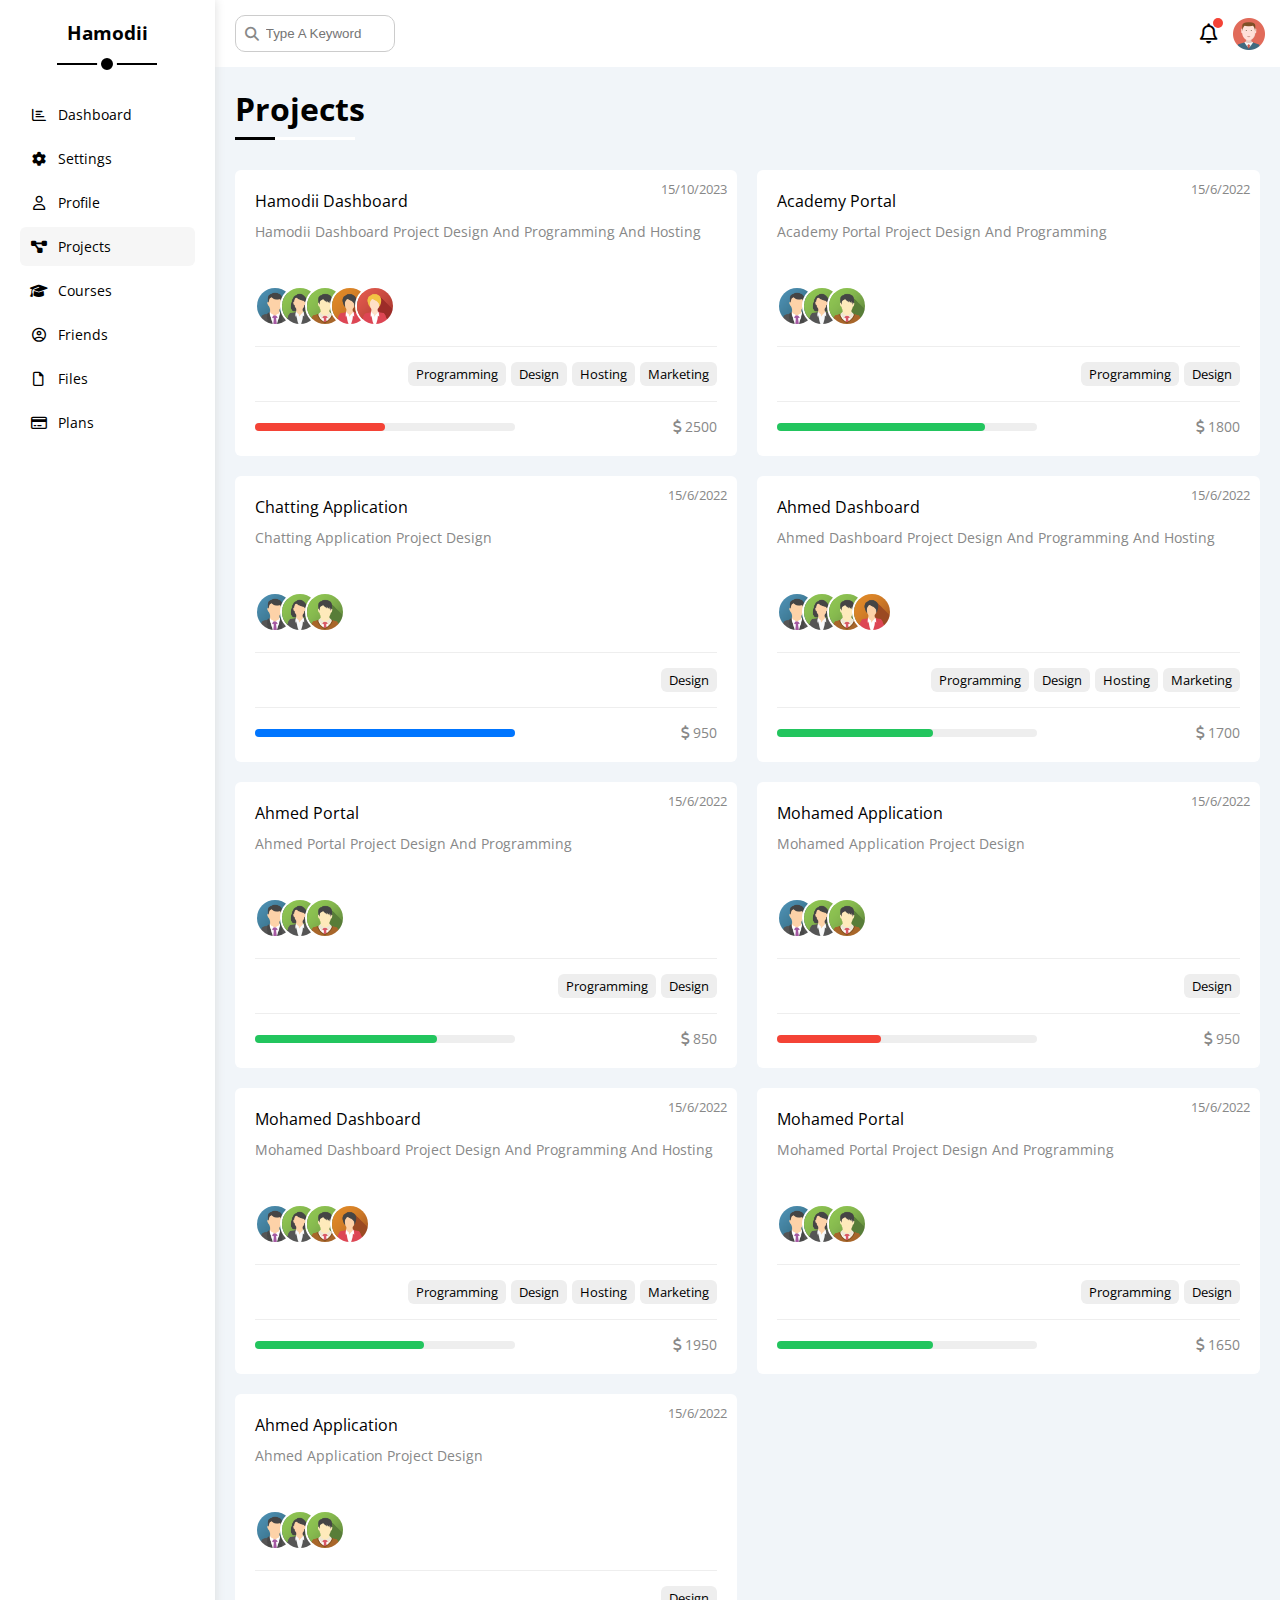
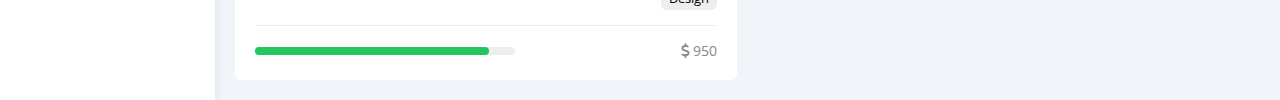
<file: projects.html>
<!DOCTYPE html>
<html lang="en">

<head>
  <meta charset="UTF-8" />
  <meta name="viewport" content="width=device-width, initial-scale=1.0" />
  <title>Projects</title>
  <link rel="stylesheet" href="css/all.min.css" />
  <link rel="stylesheet" href="css/framework.css" />
  <link rel="stylesheet" href="css/master.css" />
  <link rel="preconnect" href="https://fonts.googleapis.com" />
  <link rel="preconnect" href="https://fonts.gstatic.com" crossorigin />
  <link href="https://fonts.googleapis.com/css2?family=Open+Sans:wght@300;500&display=swap" rel="stylesheet" />
</head>

<body>
  <div class="page d-flex">
    <div class="sidebar bg-white p-20 p-relative">
      <h3 class="p-relative txt-c mt-0">Hamodii</h3>
      <ul>
        <li>
          <a class="d-flex align-center fs-14 c-black rad-6 p-10" href="index.html">
            <i class="fa-regular fa-chart-bar fa-fw"></i>
            <span>Dashboard</span>
          </a>
        </li>
        <li>
          <a class="d-flex align-center fs-14 c-black rad-6 p-10" href="settings.html">
            <i class="fa-solid fa-gear fa-fw"></i>
            <span>Settings</span>
          </a>
        </li>
        <li>
          <a class="d-flex align-center fs-14 c-black rad-6 p-10" href="profile.html">
            <i class="fa-regular fa-user fa-fw"></i>
            <span>Profile</span>
          </a>
        </li>
        <li>
          <a class="active d-flex align-center fs-14 c-black rad-6 p-10" href="projects.html">
            <i class="fa-solid fa-diagram-project fa-fw"></i>
            <span>Projects</span>
          </a>
        </li>
        <li>
          <a class="d-flex align-center fs-14 c-black rad-6 p-10" href="courses.html">
            <i class="fa-solid fa-graduation-cap fa-fw"></i>
            <span>Courses</span>
          </a>
        </li>
        <li>
          <a class="d-flex align-center fs-14 c-black rad-6 p-10" href="friends.html">
            <i class="fa-regular fa-circle-user fa-fw"></i>
            <span>Friends</span>
          </a>
        </li>
        <li>
          <a class="d-flex align-center fs-14 c-black rad-6 p-10" href="files.html">
            <i class="fa-regular fa-file fa-fw"></i>
            <span>Files</span>
          </a>
        </li>
        <li>
          <a class="d-flex align-center fs-14 c-black rad-6 p-10" href="plans.html">
            <i class="fa-regular fa-credit-card fa-fw"></i>
            <span>Plans</span>
          </a>
        </li>
      </ul>
    </div>
    <div class="content w-full">
      <!-- Start Head -->
      <div class="head bg-white p-15 between-flex">
        <div class="search p-relative">
          <input class="p-10" type="search" placeholder="Type A Keyword" />
        </div>
        <div class="icons d-flex align-center">
          <span class="notification p-relative">
            <i class="fa-regular fa-bell fa-lg"></i>
          </span>
          <img src="imgs/avatar.png" alt="" />
        </div>
      </div>
      <!-- End Head -->
      <h1 class="p-relative">Projects</h1>
      <div class="projects-page d-grid m-20 gap-20">
        <div class="project bg-white p-20 rad-6 p-relative">
          <span class="date fs-13 c-grey">15/10/2023</span>
          <h4 class="m-0">Hamodii Dashboard</h4>
          <p class="c-grey mt-10 mb-10 fs-14">
            Hamodii Dashboard Project Design And Programming And Hosting
          </p>
          <div class="team">
            <a href="#"><img src="imgs/team-01.png" alt="" /></a>
            <a href="#"><img src="imgs/team-02.png" alt="" /></a>
            <a href="#"><img src="imgs/team-03.png" alt="" /></a>
            <a href="#"><img src="imgs/team-04.png" alt="" /></a>
            <a href="#"><img src="imgs/team-05.png" alt="" /></a>
          </div>
          <div class="do d-flex">
            <span class="fs-13 rad-6 bg-eee">Programming</span>
            <span class="fs-13 rad-6 bg-eee">Design</span>
            <span class="fs-13 rad-6 bg-eee">Hosting</span>
            <span class="fs-13 rad-6 bg-eee">Marketing</span>
          </div>
          <div class="info between-flex">
            <div class="prog bg-eee">
              <span class="bg-red" style="width: 50%"></span>
            </div>
            <div class="fs-14 c-grey">
              <i class="fa-solid fa-dollar-sign"></i>
              2500
            </div>
          </div>
        </div>
        <div class="project bg-white p-20 rad-6 p-relative">
          <span class="date fs-13 c-grey">15/6/2022</span>
          <h4 class="m-0">Academy Portal</h4>
          <p class="c-grey mt-10 mb-10 fs-14">
            Academy Portal Project Design And Programming
          </p>
          <div class="team">
            <a href="#"><img src="imgs/team-01.png" alt="" /></a>
            <a href="#"><img src="imgs/team-02.png" alt="" /></a>
            <a href="#"><img src="imgs/team-03.png" alt="" /></a>
          </div>
          <div class="do d-flex">
            <span class="fs-13 rad-6 bg-eee">Programming</span>
            <span class="fs-13 rad-6 bg-eee">Design</span>
          </div>
          <div class="info between-flex">
            <div class="prog bg-eee">
              <span class="bg-green" style="width: 80%"></span>
            </div>
            <div class="fs-14 c-grey">
              <i class="fa-solid fa-dollar-sign"></i>
              1800
            </div>
          </div>
        </div>
        <div class="project bg-white p-20 rad-6 p-relative">
          <span class="date fs-13 c-grey">15/6/2022</span>
          <h4 class="m-0">Chatting Application</h4>
          <p class="c-grey mt-10 mb-10 fs-14">
            Chatting Application Project Design
          </p>
          <div class="team">
            <a href="#"><img src="imgs/team-01.png" alt="" /></a>
            <a href="#"><img src="imgs/team-02.png" alt="" /></a>
            <a href="#"><img src="imgs/team-03.png" alt="" /></a>
          </div>
          <div class="do d-flex">
            <span class="fs-13 rad-6 bg-eee">Design</span>
          </div>
          <div class="info between-flex">
            <div class="prog bg-eee">
              <span class="bg-blue" style="width: 100%"></span>
            </div>
            <div class="fs-14 c-grey">
              <i class="fa-solid fa-dollar-sign"></i>
              950
            </div>
          </div>
        </div>
        <div class="project bg-white p-20 rad-6 p-relative">
          <span class="date fs-13 c-grey">15/6/2022</span>
          <h4 class="m-0">Ahmed Dashboard</h4>
          <p class="c-grey mt-10 mb-10 fs-14">
            Ahmed Dashboard Project Design And Programming And Hosting
          </p>
          <div class="team">
            <a href="#"><img src="imgs/team-01.png" alt="" /></a>
            <a href="#"><img src="imgs/team-02.png" alt="" /></a>
            <a href="#"><img src="imgs/team-03.png" alt="" /></a>
            <a href="#"><img src="imgs/team-04.png" alt="" /></a>
          </div>
          <div class="do d-flex">
            <span class="fs-13 rad-6 bg-eee">Programming</span>
            <span class="fs-13 rad-6 bg-eee">Design</span>
            <span class="fs-13 rad-6 bg-eee">Hosting</span>
            <span class="fs-13 rad-6 bg-eee">Marketing</span>
          </div>
          <div class="info between-flex">
            <div class="prog bg-eee">
              <span class="bg-green" style="width: 60%"></span>
            </div>
            <div class="fs-14 c-grey">
              <i class="fa-solid fa-dollar-sign"></i>
              1700
            </div>
          </div>
        </div>
        <div class="project bg-white p-20 rad-6 p-relative">
          <span class="date fs-13 c-grey">15/6/2022</span>
          <h4 class="m-0">Ahmed Portal</h4>
          <p class="c-grey mt-10 mb-10 fs-14">
            Ahmed Portal Project Design And Programming
          </p>
          <div class="team">
            <a href="#"><img src="imgs/team-01.png" alt="" /></a>
            <a href="#"><img src="imgs/team-02.png" alt="" /></a>
            <a href="#"><img src="imgs/team-03.png" alt="" /></a>
          </div>
          <div class="do d-flex">
            <span class="fs-13 rad-6 bg-eee">Programming</span>
            <span class="fs-13 rad-6 bg-eee">Design</span>
          </div>
          <div class="info between-flex">
            <div class="prog bg-eee">
              <span class="bg-green" style="width: 70%"></span>
            </div>
            <div class="fs-14 c-grey">
              <i class="fa-solid fa-dollar-sign"></i>
              850
            </div>
          </div>
        </div>
        <div class="project bg-white p-20 rad-6 p-relative">
          <span class="date fs-13 c-grey">15/6/2022</span>
          <h4 class="m-0">Mohamed Application</h4>
          <p class="c-grey mt-10 mb-10 fs-14">
            Mohamed Application Project Design
          </p>
          <div class="team">
            <a href="#"><img src="imgs/team-01.png" alt="" /></a>
            <a href="#"><img src="imgs/team-02.png" alt="" /></a>
            <a href="#"><img src="imgs/team-03.png" alt="" /></a>
          </div>
          <div class="do d-flex">
            <span class="fs-13 rad-6 bg-eee">Design</span>
          </div>
          <div class="info between-flex">
            <div class="prog bg-eee">
              <span class="bg-red" style="width: 40%"></span>
            </div>
            <div class="fs-14 c-grey">
              <i class="fa-solid fa-dollar-sign"></i>
              950
            </div>
          </div>
        </div>
        <div class="project bg-white p-20 rad-6 p-relative">
          <span class="date fs-13 c-grey">15/6/2022</span>
          <h4 class="m-0">Mohamed Dashboard</h4>
          <p class="c-grey mt-10 mb-10 fs-14">
            Mohamed Dashboard Project Design And Programming And Hosting
          </p>
          <div class="team">
            <a href="#"><img src="imgs/team-01.png" alt="" /></a>
            <a href="#"><img src="imgs/team-02.png" alt="" /></a>
            <a href="#"><img src="imgs/team-03.png" alt="" /></a>
            <a href="#"><img src="imgs/team-04.png" alt="" /></a>
          </div>
          <div class="do d-flex">
            <span class="fs-13 rad-6 bg-eee">Programming</span>
            <span class="fs-13 rad-6 bg-eee">Design</span>
            <span class="fs-13 rad-6 bg-eee">Hosting</span>
            <span class="fs-13 rad-6 bg-eee">Marketing</span>
          </div>
          <div class="info between-flex">
            <div class="prog bg-eee">
              <span class="bg-green" style="width: 65%"></span>
            </div>
            <div class="fs-14 c-grey">
              <i class="fa-solid fa-dollar-sign"></i>
              1950
            </div>
          </div>
        </div>
        <div class="project bg-white p-20 rad-6 p-relative">
          <span class="date fs-13 c-grey">15/6/2022</span>
          <h4 class="m-0">Mohamed Portal</h4>
          <p class="c-grey mt-10 mb-10 fs-14">
            Mohamed Portal Project Design And Programming
          </p>
          <div class="team">
            <a href="#"><img src="imgs/team-01.png" alt="" /></a>
            <a href="#"><img src="imgs/team-02.png" alt="" /></a>
            <a href="#"><img src="imgs/team-03.png" alt="" /></a>
          </div>
          <div class="do d-flex">
            <span class="fs-13 rad-6 bg-eee">Programming</span>
            <span class="fs-13 rad-6 bg-eee">Design</span>
          </div>
          <div class="info between-flex">
            <div class="prog bg-eee">
              <span class="bg-green" style="width: 60%"></span>
            </div>
            <div class="fs-14 c-grey">
              <i class="fa-solid fa-dollar-sign"></i>
              1650
            </div>
          </div>
        </div>
        <div class="project bg-white p-20 rad-6 p-relative">
          <span class="date fs-13 c-grey">15/6/2022</span>
          <h4 class="m-0">Ahmed Application</h4>
          <p class="c-grey mt-10 mb-10 fs-14">
            Ahmed Application Project Design
          </p>
          <div class="team">
            <a href="#"><img src="imgs/team-01.png" alt="" /></a>
            <a href="#"><img src="imgs/team-02.png" alt="" /></a>
            <a href="#"><img src="imgs/team-03.png" alt="" /></a>
          </div>
          <div class="do d-flex">
            <span class="fs-13 rad-6 bg-eee">Design</span>
          </div>
          <div class="info between-flex">
            <div class="prog bg-eee">
              <span class="bg-green" style="width: 90%"></span>
            </div>
            <div class="fs-14 c-grey">
              <i class="fa-solid fa-dollar-sign"></i>
              950
            </div>
          </div>
        </div>
      </div>
    </div>
  </div>
</body>

</html>
</file>
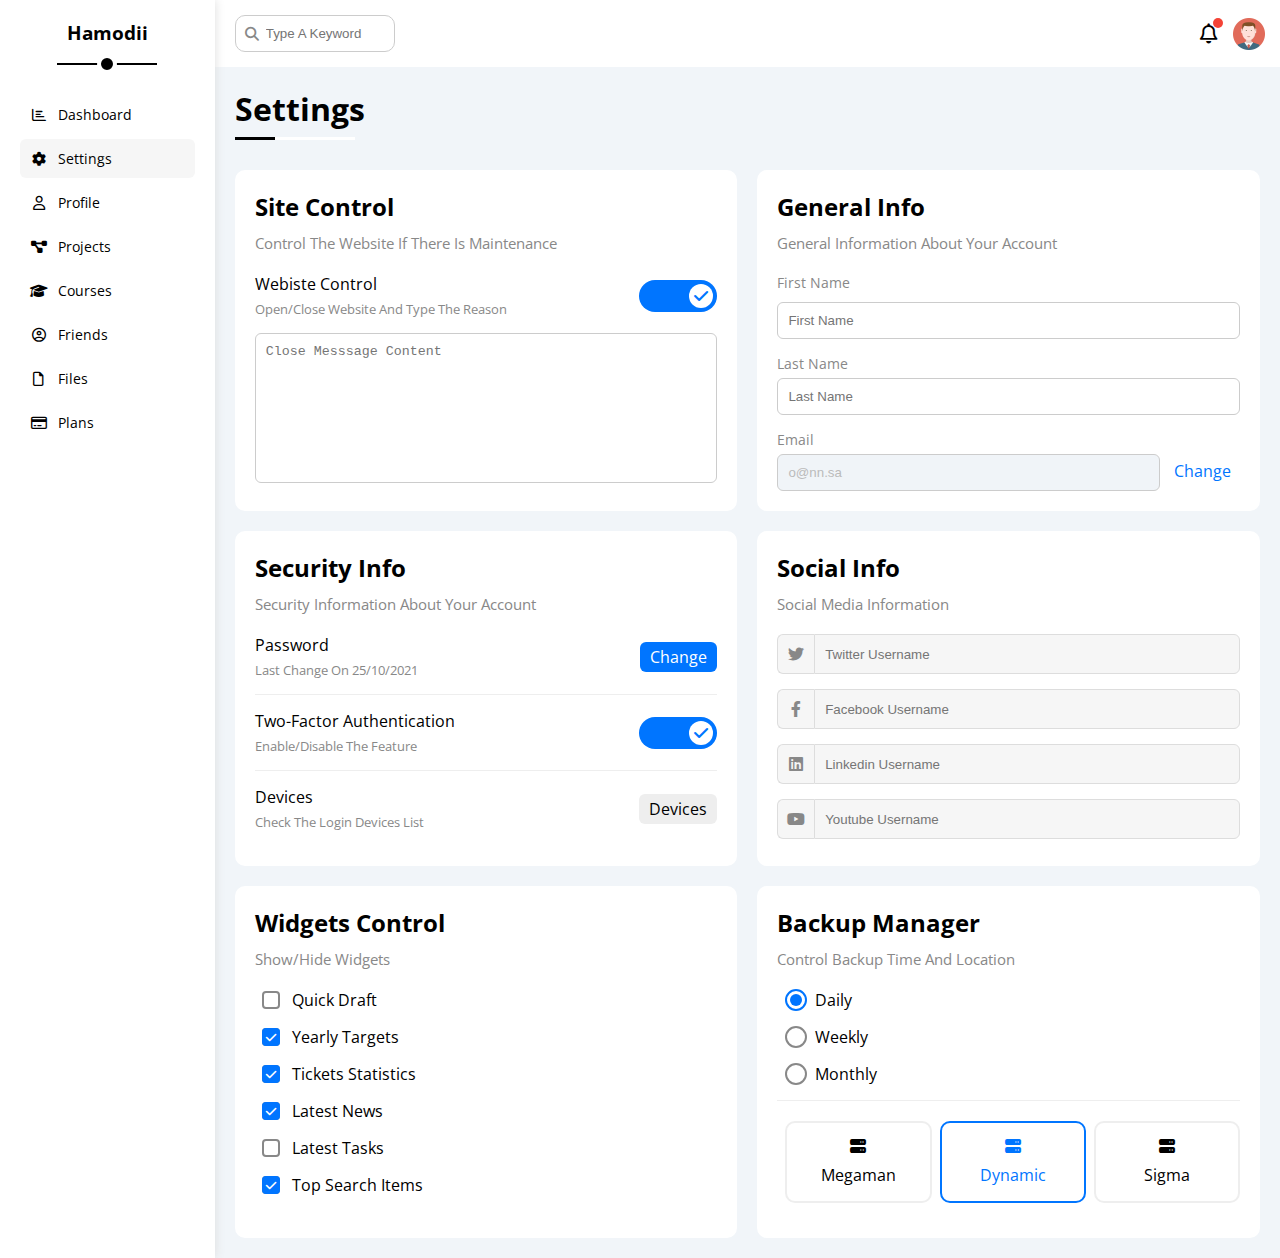
<file: settings.html>
<!DOCTYPE html>
<html lang="en">

<head>
  <meta charset="UTF-8">
  <meta name="viewport" content="width=device-width, initial-scale=1.0">
  <title>Settings</title>
  <link rel="stylesheet" href="css/all.min.css">
  <link rel="stylesheet" href="css/framework.css">
  <link rel="stylesheet" href="css/master.css">
  <link rel="preconnect" href="https://fonts.googleapis.com" />
  <link rel="preconnect" href="https://fonts.gstatic.com" crossorigin />
  <link href="https://fonts.googleapis.com/css2?family=Open+Sans:wght@300;500&display=swap" rel="stylesheet" />

</head>

<body>
  <div class="page d-flex">
    <div class="sidebar bg-white p-20 p-relative">
      <h3 class="p-relative txt-c mt-0">Hamodii</h3>
      <ul>
        <li>
          <a class="d-flex align-center fs-14 c-black rad-6 p-10" href="index.html">
            <i class="fa-regular fa-chart-bar fa-fw"></i>
            <span>Dashboard</span>
          </a>
        </li>
        <li>
          <a class="active d-flex align-center fs-14 c-black rad-6 p-10" href="settings.html">
            <i class="fa-solid fa-gear fa-fw"></i>
            <span>Settings</span>
          </a>
        </li>
        <li>
          <a class="d-flex align-center fs-14 c-black rad-6 p-10" href="profile.html">
            <i class="fa-regular fa-user fa-fw"></i>
            <span>Profile</span>
          </a>
        </li>
        <li>
          <a class="d-flex align-center fs-14 c-black rad-6 p-10" href="projects.html">
            <i class="fa-solid fa-diagram-project fa-fw"></i>
            <span>Projects</span>
          </a>
        </li>
        <li>
          <a class="d-flex align-center fs-14 c-black rad-6 p-10" href="courses.html">
            <i class="fa-solid fa-graduation-cap fa-fw"></i>
            <span>Courses</span>
          </a>
        </li>
        <li>
          <a class="d-flex align-center fs-14 c-black rad-6 p-10" href="friends.html">
            <i class="fa-regular fa-circle-user fa-fw"></i>
            <span>Friends</span>
          </a>
        </li>
        <li>
          <a class="d-flex align-center fs-14 c-black rad-6 p-10" href="files.html">
            <i class="fa-regular fa-file fa-fw"></i>
            <span>Files</span>
          </a>
        </li>
        <li>
          <a class="d-flex align-center fs-14 c-black rad-6 p-10" href="plans.html">
            <i class="fa-regular fa-credit-card fa-fw"></i>
            <span>Plans</span>
          </a>
        </li>
      </ul>
    </div>
    <div class="content w-full">
      <!-- Start Head -->
      <div class="head bg-white p-15 between-flex">
        <div class="search p-relative">
          <input class="p-10" type="search" placeholder="Type A Keyword">
        </div>
        <div class="icons d-flex align-center">
          <span class="notification p-relative">
            <i class="fa-regular fa-bell fa-lg"></i>
          </span>
          <img src="imgs/avatar.png" alt="">
        </div>
      </div>
      <!-- End Head -->
      <h1 class="p-relative">Settings</h1>
      <div class="settings-page m-20 d-grid gap-20">
        <!-- Start Settings Box -->
        <div class="p-20 bg-white rad-10">
          <h2 class="mt-0 mb-10">Site Control</h2>
          <p class="mt-0 mb-20 c-grey fs-15">Control The Website If There Is Maintenance</p>
          <div class="mb-15 between-flex">
            <div>
              <span>Webiste Control</span>
              <p class="c-grey mt-5 mb-0 fs-13">Open/Close Website And Type The Reason</p>
            </div>
            <div>
              <label>
                <input class="toggle-checkbox" type="checkbox" checked />
                <div class="toggle-switch"></div>
              </label>
            </div>
          </div>
          <textarea class="close-message p-10 rad-6 d-block w-full" placeholder="Close Messsage Content"></textarea>
        </div>
        <!-- End Settings Box -->
        <!-- Start Settings Box -->
        <div class="p-20 bg-white rad-10">
          <h2 class="mt-0 mb-10">General Info</h2>
          <p class="mt-0 mb-20 c-grey fs-15">General Information About Your Account</p>
          <div class="mb-15">
            <label class="fs-14 c-grey d-block mb-10" for="first">First Name</label>
            <input class="b-none border-ccc p-10 rad-6 d-block w-full" type="text" id="first" placeholder="First Name">
          </div>
          <div class="mb-15">
            <label class="fs-14 c-grey d-block mb-5" for="last">Last Name</label>
            <input class="b-none border-ccc p-10 rad-6 d-block w-full" id="last" type="text" placeholder="Last Name" />
          </div>
          <div>
            <label class="fs-14 c-grey d-block mb-5" for="email">Email</label>
            <input class="email b-none border-ccc p-10 rad-6 w-full mr-10" id="email" type="email" value="o@nn.sa"
              disabled />
            <a class="c-blue" href="#">Change</a>
          </div>
        </div>
        <!-- End Settings Box -->
        <!-- Start Settings Box -->
        <div class="p-20 bg-white rad-10">
          <h2 class="mt-0 mb-10">Security Info</h2>
          <p class="mt-0 mb-20 c-grey fs-15">Security Information About Your Account</p>
          <div class="sec-box mb-15 between-flex">
            <div>
              <span>Password</span>
              <p class="c-grey mt-5 mb-0 fs-13">Last Change On 25/10/2021</p>
            </div>
            <a class="button bg-blue c-white btn-shape" href="#">Change</a>
          </div>
          <div class="sec-box mb-15 between-flex">
            <div>
              <span>Two-Factor Authentication</span>
              <p class="c-grey mt-5 mb-0 fs-13">Enable/Disable The Feature</p>
            </div>
            <label>
              <input class="toggle-checkbox" type="checkbox" checked />
              <div class="toggle-switch"></div>
            </label>
          </div>
          <div class="sec-box between-flex">
            <div>
              <span>Devices</span>
              <p class="c-grey mt-5 mb-0 fs-13">Check The Login Devices List</p>
            </div>
            <a class="bg-eee c-black btn-shape" href="#">Devices</a>
          </div>
        </div>
        <!-- End Settings Box -->
        <!-- Start Settings Box -->
        <div class="social-boxes p-20 bg-white rad-10">
          <h2 class="mt-0 mb-10">Social Info</h2>
          <p class="mt-0 mb-20 c-grey fs-15">Social Media Information</p>
          <div class="d-flex align-center mb-15">
            <i class="fa-brands fa-twitter center-flex c-grey"></i>
            <input class="w-full" type="text" placeholder="Twitter Username">
          </div>
          <div class="d-flex align-center mb-15">
            <i class="fa-brands fa-facebook-f center-flex c-grey"></i>
            <input class="w-full" type="text" placeholder="Facebook Username" />
          </div>
          <div class="d-flex align-center mb-15">
            <i class="fa-brands fa-linkedin center-flex c-grey"></i>
            <input class="w-full" type="text" placeholder="Linkedin Username" />
          </div>
          <div class="d-flex align-center">
            <i class="fa-brands fa-youtube center-flex c-grey"></i>
            <input class="w-full" type="text" placeholder="Youtube Username" />
          </div>
        </div>
        <!-- End Settings Box -->
        <!-- Start Settings Box -->
        <div class="widgets-control p-20 bg-white rad-10">
          <h2 class="mt-0 mb-10">Widgets Control</h2>
          <p class="mt-0 mb-20 c-grey fs-15">Show/Hide Widgets</p>
          <div class="control d-flex align-center mb-15">
            <input type="checkbox" id="one">
            <label for="one">Quick Draft</label>
          </div>
          <div class="control d-flex align-center mb-15">
            <input type="checkbox" id="two" checked />
            <label for="two">Yearly Targets</label>
          </div>
          <div class="control d-flex align-center mb-15">
            <input type="checkbox" id="three" checked />
            <label for="three">Tickets Statistics</label>
          </div>
          <div class="control d-flex align-center mb-15">
            <input type="checkbox" id="four" checked />
            <label for="four">Latest News</label>
          </div>
          <div class="control d-flex align-center mb-15">
            <input type="checkbox" id="five" />
            <label for="five">Latest Tasks</label>
          </div>
          <div class="control d-flex align-center mb-15">
            <input type="checkbox" id="six" checked />
            <label for="six">Top Search Items</label>
          </div>
        </div>
        <!-- End Settings Box -->
        <!-- Start Settings Box -->
        <div class="backup-control p-20 bg-white rad-10">
          <h2 class="mt-0 mb-10">Backup Manager</h2>
          <p class="mt-0 mb-20 c-grey fs-15">Control Backup Time And Location</p>
          <div class="date d-flex align-center mb-15">
            <input type="radio" name="time" id="daily" checked />
            <label for="daily">Daily</label>
          </div>
          <div class="date d-flex align-center mb-15">
            <input type="radio" name="time" id="weekly" />
            <label for="weekly">Weekly</label>
          </div>
          <div class="date d-flex align-center mb-15">
            <input type="radio" name="time" id="monthly" />
            <label for="monthly">Monthly</label>
          </div>
          <div class="servers d-flex align-center txt-c">
            <input type="radio" name="servers" id="server-one" />
            <div class="server mb-15 rad-10 w-full">
              <label class="d-block m-15" for="server-one">
                <i class="fa-solid fa-server d-block mb-10"></i>
                Megaman
              </label>
            </div>
            <input type="radio" name="servers" id="server-two" checked />
            <div class="server mb-15 rad-10 w-full">
              <label class="d-block m-15" for="server-two">
                <i class="fa-solid fa-server d-block mb-10"></i>
                Dynamic
              </label>
            </div>
            <input type="radio" name="servers" id="server-three" />
            <div class="server mb-15 rad-10 w-full">
              <label class="d-block m-15" for="server-three">
                <i class="fa-solid fa-server d-block mb-10"></i>
                Sigma
              </label>
            </div>
          </div>
        </div>
        <!-- End Settings Box -->
      </div>
    </div>
  </div>
</body>

</html>
</file>
<file: css/framework.css>
:root {
  --blue-color: #0075ff;
  --blue-alt-color: #0d69d5;
  --orange-color: #f59e0b;
  --green-color: #22c55e;
  --red-color: #f44336;
  --grey-color: #888;
}
/* Start Box */
.d-flex {
  display: flex;
}
.align-center {
  align-items: center;
}
.d-grid {
  display: grid;
}
.gap-20 {
  gap: 20px;
}
.d-block {
  display: block;
}
@media (max-width: 767px) {
  .block-mobile {
    display: block;
  }
  .hide-mobile {
    display: none;
  }
}
/* End Box */
/* Start Padding + Margin + Width */
.p-10 {
  padding: 10px;
}
.p-15 {
  padding: 15px;
}
.p-20 {
  padding: 20px;
}
.pt-10 {
  padding-top: 10px;
}
.pt-15 {
  padding-top: 15px;
}
.pt-20 {
  padding-top: 20px;
}
.pl-15 {
  padding-left: 15px;
}
.pb-10 {
  padding-bottom: 10px;
}
.pb-15 {
  padding-bottom: 15px;
}
.pb-20 {
  padding-bottom: 20px;
}
.m-0 {
  margin: 0;
}
.m-15 {
  margin: 15px;
}
.m-20 {
  margin: 20px;
}
.mt-0 {
  margin-top: 0;
}
.mt-5 {
  margin-top: 5px;
}
.mt-10 {
  margin-top: 10px;
}
.mt-15 {
  margin-top: 15px;
}
.mt-20 {
  margin-top: 20px;
}
.mt-25 {
  margin-top: 25px;
}
.mr-10 {
  margin-right: 10px;
}
.mr-15 {
  margin-right: 15px;
}
.mb-0 {
  margin-bottom: 0;
}
.mb-5 {
  margin-bottom: 5px;
}
.mb-10 {
  margin-bottom: 10px;
}
.mb-15 {
  margin-bottom: 15px;
}
.mb-20 {
  margin-bottom: 20px;
}
.mb-25 {
  margin-bottom: 25px;
}
.w-100 {
  width: 100px;
}
.w-full {
  width: 100%;
}
.w-fit {
  width: fit-content;
}
.h-100 {
  height: 100px;
}
.h-full {
  height: 100%;
}
/* End Padding + Margin + Width */
/* Start Color */
.bg-white {
  background-color: white;
}
.bg-blue {
  background-color: var(--blue-color);
}
.bg-orange {
  background-color: var(--orange-color);
}
.bg-green {
  background-color: var(--green-color);
}
.bg-red {
  background-color: var(--red-color);
}
.bg-eee {
  background-color: #eee;
}
.c-white {
  color: white;
}
.c-black {
  color: black;
}
.c-grey {
  color: var(--grey-color);
}
.c-red {
  color: var(--red-color);
}
.c-blue {
  color: var(--blue-color);
}
.c-green {
  color: var(--green-color);
}
.c-orange {
  color: var(--orange-color);
}
/* End Color */
/* Start Position */
.p-relative {
  position: relative;
}
.p-absolute {
  position: absolute;
}
/* End Position */
/* Start Font */
.txt-c {
  text-align: center;
}
.fw-bold {
  font-weight: bold;
}
.fs-13 {
  font-size: 13px;
}
.fs-14 {
  font-size: 14px;
}
.fs-15 {
  font-size: 15px;
}
.fs-25 {
  font-size: 25px;
}
@media (max-width: 767px) {
  .txt-c-mobile {
    text-align: center;
  }
}
/* End Font */
/* Start Border */
.rad-6 {
  border-radius: 6px;
}
.rad-10 {
  border-radius: 10px;
}
.rad-half {
  border-radius: 50%;
}
.b-none {
  border: none;
}
.border-ccc {
  border: 1px solid #ccc;
}
.border-eee {
  border: 1px solid #eee;
}
/* End Border */
/* Start Components */
.center-flex {
  display: flex;
  align-items: center;
  justify-content: center;
}
.between-flex {
  display: flex;
  align-items: center;
  justify-content: space-between;
}
.space-between {
  justify-content: space-between;
}
.btn-shape {
  padding: 4px 10px;
  border-radius: 6px;
}
.f-wrap {
  flex-wrap: wrap;
}
/* End Components */
</file>
<file: css/master.css>
:root {
  --blue-color: #0075ff;
  --blue-alt-color: #0d69d5;
  --orange-color: #f59e0b;
  --green-color: #22c55e;
  --red-color: #f44336;
  --grey-color: #888;
}
* {
  box-sizing: border-box;
}
body {
  font-family: "Open Sans", sans-serif;
  margin: 0;
}
*:focus {
  outline: none;
}
a {
  text-decoration: none;
}
ul {
  list-style: none;
  padding: 0;
}
::-webkit-scrollbar {
  width: 7px;
}
::-webkit-scrollbar-track {
  background-color: white;
}
::-webkit-scrollbar-thumb {
  background-color: var(--blue-color);
}
::-webkit-scrollbar-thumb:hover {
  background-color: var(--blue-alt-color);
}
.page {
  background-color: #f1f5f9;
  min-height: 100vh;
}
/* Start Sidebar */
.sidebar {
  width: 250px;
  box-shadow: 0 0 10px #ddd;
}
.sidebar > h3 {
  margin-bottom: 50px;
}
.sidebar > h3::before,
.sidebar > h3::after {
  content: "";
  background-color: black;
  transform: translateX(-50%);
  position: absolute;
  left: 50%;
}
.sidebar > h3::before {
  width: 100px;
  height: 2px;
  bottom: -20px;
}
.sidebar > h3::after {
  bottom: -29px;
  width: 12px;
  height: 12px;
  border-radius: 50%;
  border: 4px solid white;
}
.sidebar ul li a {
  transition: 0.3s;
  margin-bottom: 5px;
}
.sidebar ul li a:hover,
.sidebar ul li a.active {
  background-color: #f6f6f6;
}
.sidebar ul li a span {
  font-size: 14px;
  margin-left: 10px;
}
@media (max-width: 767px) {
  .sidebar {
    width: 58px;
    padding: 10px;
  }
  .sidebar > h3 {
    font-size: 10px;
    margin-bottom: 15px;
  }
  .sidebar > h3::before,
  .sidebar > h3::after {
    display: none;
  }
  .sidebar ul li a span {
    display: none;
  }
}
/* End Sidebar */
/* Start Content */
.content {
  overflow: hidden;
}
.head .search::before {
  font-family: var(--fa-style-family-classic);
  content: "\f002";
  font-weight: 900;
  position: absolute;
  left: 15px;
  top: 50%;
  transform: translatey(-50%);
  font-size: 14px;
  color: var(--grey-color);
}
.head .search input {
  border: 1px solid #ccc;
  border-radius: 10px;
  margin-left: 5px;
  padding-left: 30px;
  width: 160px;
  transition: width 0.3s;
}
.head .search input:focus {
  width: 200px;
}
.head .search input:focus::placeholder {
  opacity: 0;
}
.head .icons .notification::before {
  content: "";
  position: absolute;
  width: 10px;
  height: 10px;
  background-color: var(--red-color);
  border-radius: 50%;
  right: -5px;
  top: -5px;
}
.head .icons img {
  width: 32px;
  height: 32px;
  margin-left: 15px;
}
.page h1 {
  margin: 20px 20px 40px;
}
.page h1::before,
.page h1::after {
  content: "";
  height: 3px;
  position: absolute;
  bottom: -10px;
  left: 0;
}
.page h1::before {
  background-color: white;
  width: 120px;
}
.page h1::after {
  background-color: black;
  width: 40px;
}
.wrapper {
  grid-template-columns: repeat(auto-fill, minmax(450px, 1fr));
  margin-left: 20px;
  margin-right: 20px;
  margin-bottom: 20px;
}
@media (max-width: 767px) {
  .wrapper {
    grid-template-columns: minmax(200px, 1fr);
    margin-left: 10px;
    margin-right: 10px;
    gap: 10px;
  }
}
/* End Content */
/* Start Welcome Widget */
.welcome {
  overflow: hidden;
}
.welcome .intro img {
  width: 200px;
  margin-bottom: -10px;
}
.welcome .avatar {
  width: 64px;
  height: 64px;
  border: 2px solid white;
  border-radius: 50%;
  padding: 2px;
  box-shadow: 0 0 5px #ddd;
  margin-left: 20px;
  margin-top: -32px;
}
.welcome .body {
  border-top: 1px solid #eee;
  border-bottom: 1px solid #eee;
}
.welcome .body > div {
  flex: 1;
}
.welcome .visit {
  margin: 0 15px 15px auto;
  transition: 0.3s;
}
.welcome .visit:hover {
  background-color: var(--blue-alt-color);
}
@media (max-width: 767px) {
  .welcome .intro {
    padding-bottom: 30px;
  }
  .welcome .avatar {
    margin-left: 0;
  }
  .welcome .body > div:not(:last-child) {
    margin-bottom: 20px;
  }
}
/* End Welcome Widget */
/* Start Quick Draft Widget */
.quick-draft textarea {
  resize: none;
  min-height: 180px;
}
.quick-draft .save {
  margin-left: auto;
  transition: 0.3s;
  cursor: pointer;
}
.quick-draft .save:hover {
  background-color: var(--blue-alt-color);
}
/* End Quick Draft Widget */
/* Start Targets */
.targets .target-row .icon {
  width: 80px;
  height: 80px;
  margin-right: 15px;
}
.targets .details {
  flex: 1;
}
.targets .details .progress {
  height: 4px;
}
.targets .details .progress > span {
  position: absolute;
  left: 0;
  top: 0;
  height: 100%;
}
.targets .details .progress > span span {
  position: absolute;
  bottom: 16px;
  right: -16px;
  color: white;
  padding: 2px 5px;
  border-radius: 6px;
  font-size: 12px;
}
.targets .details .progress > span span::after {
  content: "";
  border-color: transparent;
  border-width: 5px;
  border-style: solid;
  position: absolute;
  bottom: -10px;
  left: 50%;
  transform: translateX(-50%);
}
.targets .details .progress > .blue span::after {
  border-top-color: var(--blue-color);
}
.targets .details .progress > .orange span::after {
  border-top-color: var(--orange-color);
}
.targets .details .progress > .green span::after {
  border-top-color: var(--green-color);
}
.blue .icon,
.blue .progress {
  background-color: rgb(0 117 255 / 20%);
}
.orange .icon,
.orange .progress {
  background-color: rgb(245 158 11 / 20%);
}
.green .icon,
.green .progress {
  background-color: rgb(34 197 94/ 20%);
}
/* End Targets */
/* Start Tickets */
.tickets .box {
  border: 1px solid #ccc;
  width: calc(50% - 10px);
}
@media (max-width: 767px) {
  .tickets .box {
    width: 100%;
  }
}
/* End Tickets */
/* Start Latest News */
.latest-news .news-row:not(:last-of-type) {
  margin-bottom: 20px;
  padding-bottom: 20px;
  border-bottom: 1px solid #eee;
}
.latest-news .news-row img {
  width: 100px;
  border-radius: 6px;
  margin-right: 15px;
}
.latest-news .info {
  flex-grow: 1;
}
.latest-news .info h3 {
  margin: 0 0 6px;
  font-size: 16px;
}
@media (max-width: 767px) {
  .latest-news .news-row {
    display: block;
  }
  .latest-news .news-row .label {
    margin: 10px auto;
    width: fit-content;
  }
}
/* End Latest News */
/* Start Tasks */
.tasks .task-row:not(:last-of-type) {
  margin-bottom: 15px;
  padding-bottom: 15px;
  border-bottom: 1px solid #eee;
}
.tasks .info {
  flex-grow: 1;
}
.tasks .done {
  opacity: 0.3;
}
.tasks .done h3,
.tasks .done p {
  text-decoration: line-through;
}
.tasks .delete {
  cursor: pointer;
  transition: 0.3s;
}
.tasks .delete:hover {
  color: var(--red-color);
}
/* End Tasks */
/* Start Latest Uploads */
.latest-uploads ul li:not(:last-child) {
  border-bottom: 1px solid #eee;
}
.latest-uploads ul li img {
  width: 40px;
  height: 40px;
}
/* End Latest Uploads */
/* Start Last Project */
.last-project ul::before {
  content: "";
  position: absolute;
  left: 11px;
  width: 2px;
  height: 100%;
  background-color: var(--blue-color);
}
.last-project ul li::before {
  content: "";
  width: 20px;
  height: 20px;
  display: block;
  border-radius: 50%;
  background-color: white;
  border: 2px solid white;
  outline: 2px solid var(--blue-color);
  margin-right: 15px;
  z-index: 1;
}
.last-project ul li.done::before {
  background-color: var(--blue-color);
}
.last-project ul li.current::before {
  animation: change-color 0.8s infinite alternate;
}
.last-project .launch-icon {
  position: absolute;
  width: 160px;
  right: 0;
  bottom: 0;
  opacity: 0.15;
}
/* End Last Project */
/* Start Reminders */
.reminders ul li .key {
  width: 15px;
  height: 15px;
}
.reminders ul li > .blue {
  border-left: 2px solid var(--blue-color);
}
.reminders ul li > .green {
  border-left: 2px solid var(--green-color);
}
.reminders ul li > .orange {
  border-left: 2px solid var(--orange-color);
}
.reminders ul li > .red {
  border-left: 2px solid var(--red-color);
}
/* End Reminders */
/* Start Latest Post */
.latest-post .avatar {
  width: 48px;
  height: 48px;
}
.latest-post .post-content {
  text-transform: capitalize;
  line-height: 1.8;
  border-top: 1px solid #eee;
  border-bottom: 1px solid #eee;
  min-height: 140px;
}
/* End Latest Post */
/* Start Social Media */
.social-media .box {
  padding-left: 70px;
}
.social-media .box i {
  position: absolute;
  left: 0;
  top: 0;
  width: 52px;
  transition: 0.3s;
}
.social-media .box i:hover {
  transform: rotate(5deg);
}
.social-media .twitter {
  background-color: rgb(29 161 242 / 20%);
  color: #1da1f2;
}
.social-media .twitter i,
.social-media .twitter a {
  background-color: #1da1f2;
}
.social-media .facebook {
  background-color: rgb(24 119 242 / 20%);
  color: #1da1f2;
}
.social-media .facebook i,
.social-media .facebook a {
  background-color: #1877f2;
}
.social-media .youtube {
  background-color: rgb(255 0 0 / 20%);
  color: #ff0000;
}
.social-media .youtube i,
.social-media .youtube a {
  background-color: #ff0000;
}
.social-media .linkedin {
  background-color: rgb(0 119 181 / 20%);
  color: #0077b5;
}
.social-media .linkedin i,
.social-media .linkedin a {
  background-color: #0077b5;
}
/* End Social Media */
/* Start Projects Tabel */
.projects .responsive-table {
  overflow-x: auto;
}
.projects table {
  min-width: 1000px;
  border-spacing: 0;
}
.projects thead td {
  background-color: #eee;
  font-weight: bold;
}
.projects table td {
  padding: 15px;
}
.projects tbody td {
  border-bottom: 1px solid #eee;
  border-left: 1px solid #eee;
  transition: 0.3s;
}
.projects table tbody tr td:last-child {
  border-right: 1px solid #eee;
}
.projects tbody tr:hover td {
  background-color: #faf7f7;
}
.projects table img {
  width: 32px;
  height: 32px;
  border-radius: 50%;
  padding: 2px;
  background-color: white;
}
.projects table img:not(:first-child) {
  margin-left: -20px;
}
.projects table .label {
  font-size: 13px;
}
/* End Projects Tabel */
/* Start Settings */
.settings-page {
  grid-template-columns: repeat(auto-fill, minmax(500px, 1fr));
}
@media (max-width: 767px) {
  .settings-page {
    grid-template-columns: minmax(100px, 1fr);
    margin-left: 10px;
    margin-right: 10px;
    gap: 10px;
  }
}
.settings-page .close-message {
  border: 1px solid #ccc;
  resize: none;
  min-height: 150px;
}
.settings-page .email {
  display: inline-flex;
  width: calc(100% - 80px);
}
.settings-page .sec-box {
  padding-bottom: 15px;
}
.settings-page .sec-box:not(:last-of-type) {
  border-bottom: 1px solid #eee;
}
.settings-page .sec-box .button {
  transition: 0.3s;
}
.settings-page .sec-box .button:hover {
  background-color: var(--blue-alt-color);
}
.settings-page .social-boxes i {
  width: 40px;
  height: 40px;
  background-color: #f6f6f6;
  border: 1px solid #ddd;
  border-right: none;
  border-radius: 6px 0 0 6px;
  transition: 0.3s;
}
.settings-page .social-boxes input {
  height: 40px;
  background-color: #f6f6f6;
  border: 1px solid #ddd;
  padding-left: 10px;
  border-radius: 0 6px 6px 0;
}
.settings-page .social-boxes > div:focus-within i {
  color: black;
}
.widgets-control .control input[type="checkbox"] {
  -webkit-appearance: none;
  appearance: none;
}
.widgets-control .control label {
  padding-left: 30px;
  cursor: pointer;
  position: relative;
}
.widgets-control .control label::before {
  content: "";
  position: absolute;
  left: 0;
  top: 50%;
  margin-top: -9px;
  border-radius: 4px;
  width: 14px;
  height: 14px;
  border: 2px solid var(--grey-color);
  margin-top: -9px;
}
.widgets-control .control label:hover:before {
  border-color: var(--blue-alt-color);
}
.widgets-control .control label::after {
  font-family: var(--fa-style-family-classic);
  content: "\f00c";
  font-weight: 900;
  position: absolute;
  left: 0;
  top: 50%;
  margin-top: -9px;
  border-radius: 4px;
  background-color: var(--blue-color);
  color: white;
  font-size: 12px;
  width: 18px;
  height: 18px;
  display: flex;
  justify-content: center;
  align-items: center;
  transform: scale(0) rotate(360deg);
  transition: 0.3s;
}
.widgets-control .control input[type="checkbox"]:checked + label::after {
  transform: scale(1);
}
.backup-control input[type="radio"] {
  -webkit-appearance: none;
  appearance: none;
}
.backup-control .date label {
  padding-left: 30px;
  cursor: pointer;
  position: relative;
}
.backup-control .date label::before {
  content: "";
  position: absolute;
  top: 50%;
  left: 0;
  margin-top: -11px;
  width: 18px;
  height: 18px;
  border: 2px solid var(--grey-color);
  border-radius: 50%;
}
.backup-control .date label::after {
  content: "";
  position: absolute;
  left: 5px;
  top: 5px;
  width: 12px;
  height: 12px;
  background-color: var(--blue-color);
  border-radius: 50%;
  transition: 0.3s;
  transform: scale(0);
}
.backup-control .date input[type="radio"]:checked + label::before {
  border-color: var(--blue-color);
}
.backup-control .date input[type="radio"]:checked + label::after {
  transform: scale(1);
}
.backup-control .servers {
  border-top: 1px solid #eee;
  padding-top: 20px;
}
@media (max-width: 767px) {
  .backup-control .servers {
    flex-wrap: wrap;
  }
}
.backup-control .servers .server {
  border: 2px solid #eee;
  position: relative;
}
.backup-control .servers .server label {
  cursor: pointer;
}
.backup-control .servers input[type="radio"]:checked + .server {
  border-color: var(--blue-color);
  color: var(--blue-color);
}
.toggle-checkbox {
  -webkit-appearance: none;
  appearance: none;
  display: none;
}
.toggle-switch {
  background-color: #ccc;
  width: 78px;
  height: 32px;
  border-radius: 16px;
  position: relative;
  transition: 0.3s;
  cursor: pointer;
}
.toggle-switch::before {
  font-family: var(--fa-style-family-classic);
  content: "\f00d";
  font-weight: 900;
  background-color: white;
  width: 24px;
  height: 24px;
  position: absolute;
  border-radius: 50%;
  top: 4px;
  left: 4px;
  display: flex;
  justify-content: center;
  align-items: center;
  color: #aaa;
  transition: 0.3s;
}
.toggle-checkbox:checked + .toggle-switch {
  background-color: var(--blue-color);
}
.toggle-checkbox:checked + .toggle-switch::before {
  content: "\f00c";
  left: 50px;
  color: var(--blue-color);
}
.settings-page :disabled {
  cursor: no-drop;
  background-color: #f0f4f8;
  color: #bbb;
}
/* End Settings */
/* Start Profile Page */
@media (max-width: 767px) {
  .profile-page .overview {
    flex-direction: column;
  }
}
.profile-page .avatar-box {
  width: 300px;
}
@media (min-width: 768px) {
  .profile-page .avatar-box {
    border-right: 1px solid #eee;
  }
}
.profile-page .avatar-box > img {
  width: 120px;
  height: 120px;
}
.profile-page .avatar-box .level {
  height: 6px;
  overflow: hidden;
  margin: auto;
  width: 70%;
}
.profile-page .avatar-box .level span {
  position: absolute;
  left: 0;
  top: 0;
  height: 100%;
  background-color: var(--blue-color);
  border-radius: 6px;
}
.profile-page .info-box .box {
  flex-wrap: wrap;
  border-bottom: 1px solid #eee;
  transition: 0.3s;
}
.profile-page .info-box .box:hover {
  background-color: #f9f9f9;
}
.profile-page .info-box .box > div {
  min-width: 250px;
  padding: 10px 0 0;
}
.profile-page .info-box h4 {
  font-weight: normal;
}
/* Start Training Code */
.profile-page .info-box .toggle-switch {
  height: 20px;
}
@media (max-width: 767px) {
  .profile-page .info-box .toggle-switch {
    margin: auto;
  }
}
.profile-page .info-box .toggle-checkbox:checked + .toggle-switch::before {
  left: 62px;
}
.profile-page .info-box .toggle-switch::before {
  width: 12px;
  height: 12px;
  font-size: 8px;
}
/* End Training Code */
@media (max-width: 767px) {
  .profile-page .other-data {
    flex-direction: column;
  }
}
.profile-page .skills-card {
  flex-grow: 1;
}
.profile-page .skills-card ul li {
  padding: 15px 0;
}
.profile-page .skills-card ul li:not(:last-child) {
  border-bottom: 1px solid #eee;
}
.profile-page .skills-card ul li span {
  display: inline-flex;
  padding: 4px 10px;
  background-color: #eee;
  border-radius: 6px;
  font-size: 14px;
}
.profile-page .skills-card ul li span:not(:last-child) {
  margin-right: 5px;
}
.profile-page .activities {
  flex-grow: 2;
}
.profile-page .activity:not(:last-of-type) {
  border-bottom: 1px solid #eee;
  padding-bottom: 20px;
  margin-bottom: 20px;
}
.profile-page .activity img {
  width: 64px;
  height: 64px;
  margin-right: 10px;
}
@media (min-width: 768px) {
  .profile-page .activity .date {
    margin-left: auto;
    text-align: right;
  }
}
@media (max-width: 767px) {
  .profile-page .activity {
    flex-direction: column;
  }
  .profile-page .activity img {
    margin-right: 0;
    margin-bottom: 15px;
  }
  .profile-page .activity .date {
    margin-top: 15px;
  }
}
/* End Profile Page */
/* Start Projects Page */
.projects-page {
  grid-template-columns: repeat(auto-fill, minmax(500px, 1fr));
}
@media (max-width: 767px) {
  .projects-page {
    grid-template-columns: minmax(200px, 1fr);
    margin-left: 10px;
    margin-right: 10px;
    gap: 10px;
  }
}
.projects-page .project .date {
  position: absolute;
  right: 10px;
  top: 10px;
}
.projects-page .project h4 {
  font-weight: normal;
}
.projects-page .project .team {
  position: relative;
  min-height: 80px;
}
.projects-page .project .team a {
  position: absolute;
  left: 0;
  bottom: 0;
}
.projects-page .project .team a:nth-child(2) {
  left: 25px;
}
.projects-page .project .team a:nth-child(3) {
  left: 50px;
}
.projects-page .project .team a:nth-child(4) {
  left: 75px;
}
.projects-page .project .team a:nth-child(5) {
  left: 100px;
}
.projects-page .project .team a:hover {
  z-index: 1000;
}
.projects-page .project .team img {
  width: 40px;
  height: 40px;
  border-radius: 50%;
  border: 2px solid white;
}
.projects-page .project .do {
  justify-content: flex-end;
  border-top: 1px solid #eee;
  padding-top: 15px;
  margin-top: 15px;
}
@media (max-width: 767px) {
  .projects-page .project .do {
    flex-direction: column;
  }
}
.projects-page .project .do span {
  padding: 3px 8px;
  margin-left: 5px;
  width: fit-content;
}
@media (max-width: 767px) {
  .projects-page .project .do span:not(:last-child) {
    margin-bottom: 15px;
  }
}
.projects-page .project .info {
  border-top: 1px solid #eee;
  margin-top: 15px;
  padding-top: 15px;
}
@media (max-width: 767px) {
  .projects-page .project .info {
    flex-direction: column;
  }
}
.projects-page .project .prog {
  height: 8px;
  width: 260px;
  position: relative;
  border-radius: 6px;
}
@media (max-width: 767px) {
  .projects-page .project .prog {
    margin-bottom: 15px;
  }
}
.projects-page .project .prog span {
  position: absolute;
  left: 0;
  top: 0;
  height: 100%;
  border-radius: 6px;
}
/* End Projects Page */
/* Start Courses Page */
.courses-page {
  grid-template-columns: repeat(auto-fill, minmax(300px, 1fr));
}
@media (max-width: 767px) {
  .courses-page {
    grid-template-columns: minmax(200px, 1fr);
    margin-left: 10px;
    margin-right: 10px;
    gap: 10px;
  }
}
.courses-page .course {
  overflow: hidden;
}
.courses-page .course .cover {
  max-width: 100%;
}
.courses-page .course .instructor {
  position: absolute;
  width: 64px;
  height: 64px;
  border-radius: 50%;
  top: 20px;
  left: 20px;
  border: 2px solid white;
}
.courses-page .course .description {
  line-height: 1.6;
}
.courses-page .course .info {
  border-top: 1px solid #eee;
  font-size: 13px;
}
.courses-page .course .info .title {
  position: absolute;
  top: -13px;
  left: 50%;
  transform: translateX(-50%);
  font-size: 13px;
}
/* End Courses Page */
/* Start Friends Page */
.friends-page {
  grid-template-columns: repeat(auto-fill, minmax(300px, 1fr));
}
@media (max-width: 767px) {
  .friends-page {
    grid-template-columns: minmax(200px, 1fr);
    margin-left: 10px;
    margin-right: 10px;
    gap: 10px;
  }
}
.friends-page .contact {
  position: absolute;
  left: 10px;
  top: 10px;
}
.friends-page .contact i {
  background-color: #eee;
  padding: 10px;
  border-radius: 50%;
  color: #666;
  font-size: 13px;
  cursor: pointer;
  transition: 0.3s;
}
.friends-page .contact i:hover {
  background-color: var(--blue-color);
  color: white;
}
.friends-page .friend .icons {
  border-top: 1px solid #eee;
  border-bottom: 1px solid #eee;
  margin-top: 15px;
  margin-bottom: 15px;
  padding-top: 15px;
  padding-bottom: 15px;
}
.friends-page .friend .icons i {
  margin-right: 5px;
}
.friends-page .friend .icons .vip {
  position: absolute;
  right: 0;
  top: 50%;
  transform: translateY(-50%);
  font-size: 40px;
  opacity: 0.2;
}
/* End Friends Page */
/* Start Files Page */
.files-page {
  flex-direction: row-reverse;
  align-items: flex-start;
}
@media (max-width: 767px) {
  .files-page {
    flex-direction: column;
    align-items: normal;
  }
}
.files-page .files-stats {
  min-width: 260px;
}
.files-page .files-stats .icon {
  width: 40px;
  height: 40px;
  margin-right: 10px;
}
.files-page .files-stats .size {
  margin-left: auto;
}
.files-page .files-stats .blue {
  background-color: rgb(0 117 255 / 20%);
}
.files-page .files-stats .green {
  background-color: rgb(34 197 94 / 20%);
}
.files-page .files-stats .red {
  background-color: rgb(244 67 54 / 20%);
}
.files-page .files-stats .orange {
  background-color: rgb(245 158 11 / 20%);
}
.files-page .files-stats .upload {
  margin: 15px auto 0;
  padding: 10px 15px;
  transition: 0.3s;
}
.files-page .files-stats .upload:hover {
  background-color: var(--blue-alt-color);
}
.files-page .files-stats .upload:hover i {
  animation: go-up 0.8s infinite;
}
.files-page .files-content {
  flex: 1;
  grid-template-columns: repeat(auto-fill, minmax(200px, 1fr));
}
.files-page .files-content img {
  width: 64px;
  height: 64px;
  transition: 0.3s;
}
.files-page .files-content .file:hover img {
  transform: rotate(5deg);
}
.files-page .files-content .info {
  border-top: 1px solid #eee;
}
/* End Files Page */
/* Start Plans Page */
.plans-page {
  grid-template-columns: repeat(auto-fill, minmax(450px, 1fr));
}
@media (max-width: 767px) {
  .plans-page {
    grid-template-columns: minmax(250px, 1fr);
    margin-left: 10px;
    margin-right: 10px;
    gap: 10px;
  }
}
.plans-page .plan .top {
  border: 3px solid white;
  outline: 3px solid transparent;
}
.plans-page .plan.green .top {
  outline-color: var(--green-color);
}
.plans-page .plan.blue .top {
  outline-color: var(--blue-color);
}
.plans-page .plan.orange .top {
  outline-color: var(--orange-color);
}
.plans-page .plan .price {
  position: relative;
  font-size: 40px;
  width: fit-content;
  margin: auto;
}
.plans-page .plan .price span {
  position: absolute;
  left: -20px;
  top: 0;
  font-size: 25px;
}
.plans-page .plan ul li {
  padding: 15px 0;
  display: flex;
  align-items: center;
  font-size: 15px;
  border-bottom: 1px solid #eee;
}
.plans-page .plan ul li .yes {
  color: var(--green-color);
}
.plans-page .plan ul li i:not(.yes, .help) {
  color: var(--red-color);
}
.plans-page .plan ul li i:first-child {
  font-size: 18px;
  margin-right: 5px;
}
.plans-page .plan ul li .help {
  color: var(--grey-color);
  margin-left: auto;
  cursor: pointer;
}
/* End Plans Page */
/* Start Animation */
@keyframes change-color {
  from {
    background-color: var(--blue-color);
  }
  to {
    background-color: white;
  }
}
@keyframes go-up {
  0%,
  100% {
    transform: translateY(0);
  }
  50% {
    transform: translateY(-5px);
  }
}
/* End Animation */
</file>
